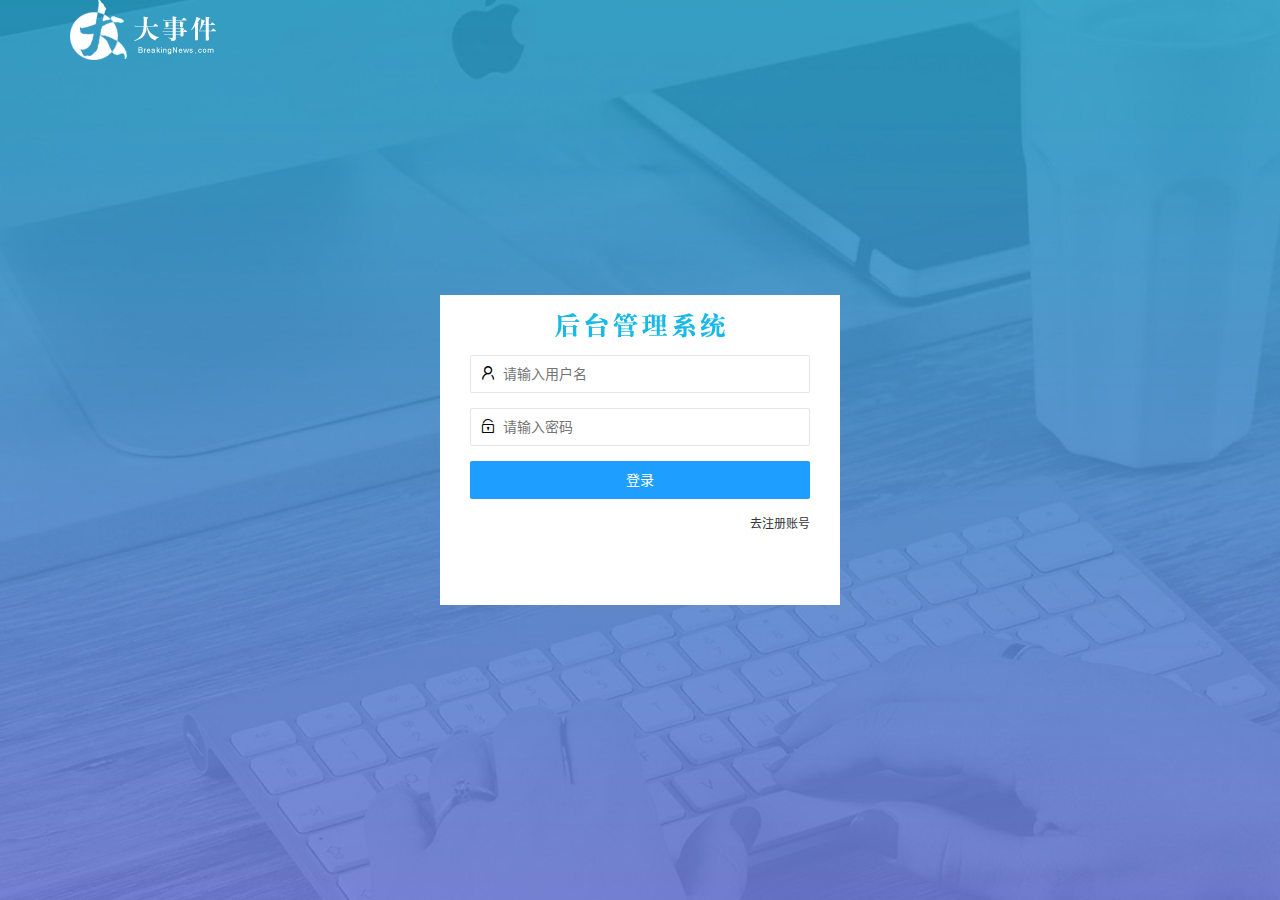
<file: login.html>
<!DOCTYPE html>
<html lang="zh-CN">

<head>
    <meta charset="UTF-8">
    <meta name="viewport"
        content="width=device-width, user-scalable=no, initial-scale=1.0, maximum-scale=1.0, minimum-scale=1.0">
    <meta http-equiv="X-UA-Compatible" content="ie=edge">
    <title>大事件-登录/注册</title>
    <!-- 导入LayUI的样式 -->
    <link rel="stylesheet" href="/assets/lib/layui/css/layui.css">
    <!-- 导入自定义CSS样式 -->
    <link rel="stylesheet" href="/assets/css/login.css">
</head>

<body>
    <!-- 头部的logo区域 -->
    <div class="layui-main">
        <img src="./assets/images/logo.png" alt="">
    </div>
    <!-- 登录注册区域 -->
    <div class="loginAndRegBox">
        <div class="title-box"></div>
        <!-- 登录的div -->
        <div class="login-box">
            <!-- 登录的表单 -->
            <form class="layui-form" id="form_login">
                <!-- 用户名 -->
                <div class="layui-form-item">
                    <i class="layui-icon layui-icon-username"></i>
                    <input type="text" name="username" lay-verify="required" placeholder="请输入用户名" autocomplete="off"
                        class="layui-input">
                </div>
                <!-- 密码 -->
                <div class="layui-form-item">
                    <i class="layui-icon layui-icon-password"></i>
                    <input type="password" name="password" lay-verify="required|pwd" placeholder="请输入密码"
                        autocomplete="off" class="layui-input">
                </div>
                <!-- 登录按钮 -->
                <div class="layui-form-item">
                    <button class="layui-btn layui-btn-fluid layui-btn-normal" lay-submit>登录</button>
                </div>
                <div class="layui-form-item links">
                    <a href="javascript:;" id="link_reg">去注册账号</a>
                </div>
            </form>

        </div>
        <!-- 注册的div -->
        <div class="reg-box">
            <!-- 登录的表单 -->
            <form class="layui-form" id="form_reg">
                <!-- 用户名 -->
                <div class="layui-form-item">
                    <i class="layui-icon layui-icon-username"></i>
                    <input type="text" name="username" required lay-verify="required" placeholder="请输入用户名"
                        autocomplete="off" class="layui-input">
                </div>
                <!-- 密码 -->
                <div class="layui-form-item">
                    <i class="layui-icon layui-icon-password"></i>
                    <input type="password" name="password" required lay-verify="required|pwd" placeholder="请输入密码"
                        autocomplete="off" class="layui-input">
                </div>
                <!-- 确认密码 -->
                <div class="layui-form-item">
                    <i class="layui-icon layui-icon-password"></i>
                    <input type="password" name="password" required lay-verify="required|pwd|repwd" placeholder="请输入密码"
                        autocomplete="off" class="layui-input">
                </div>
                <!-- 登录按钮 -->
                <div class="layui-form-item">
                    <button class="layui-btn layui-btn-fluid layui-btn-normal" lay-submit>注册</button>
                </div>
                <div class="layui-form-item links">
                    <a href="javascript:;" id="link_login">去登录</a>
                </div>
            </form>

        </div>
    </div>
</body>
<!-- 导入LayUI的JS文件 -->
<script src="/assets/lib/layui/layui.all.js"></script>
<!-- 导入jquer -->
<script src="/assets/lib/jquery.js"></script>
<!-- 导入baseAPI.js -->
<script src="/assets/js/baseAPI.js"></script>
<!-- 导入自己的JS -->
<script src="/assets/js/login.js"></script>

</html>
</file>
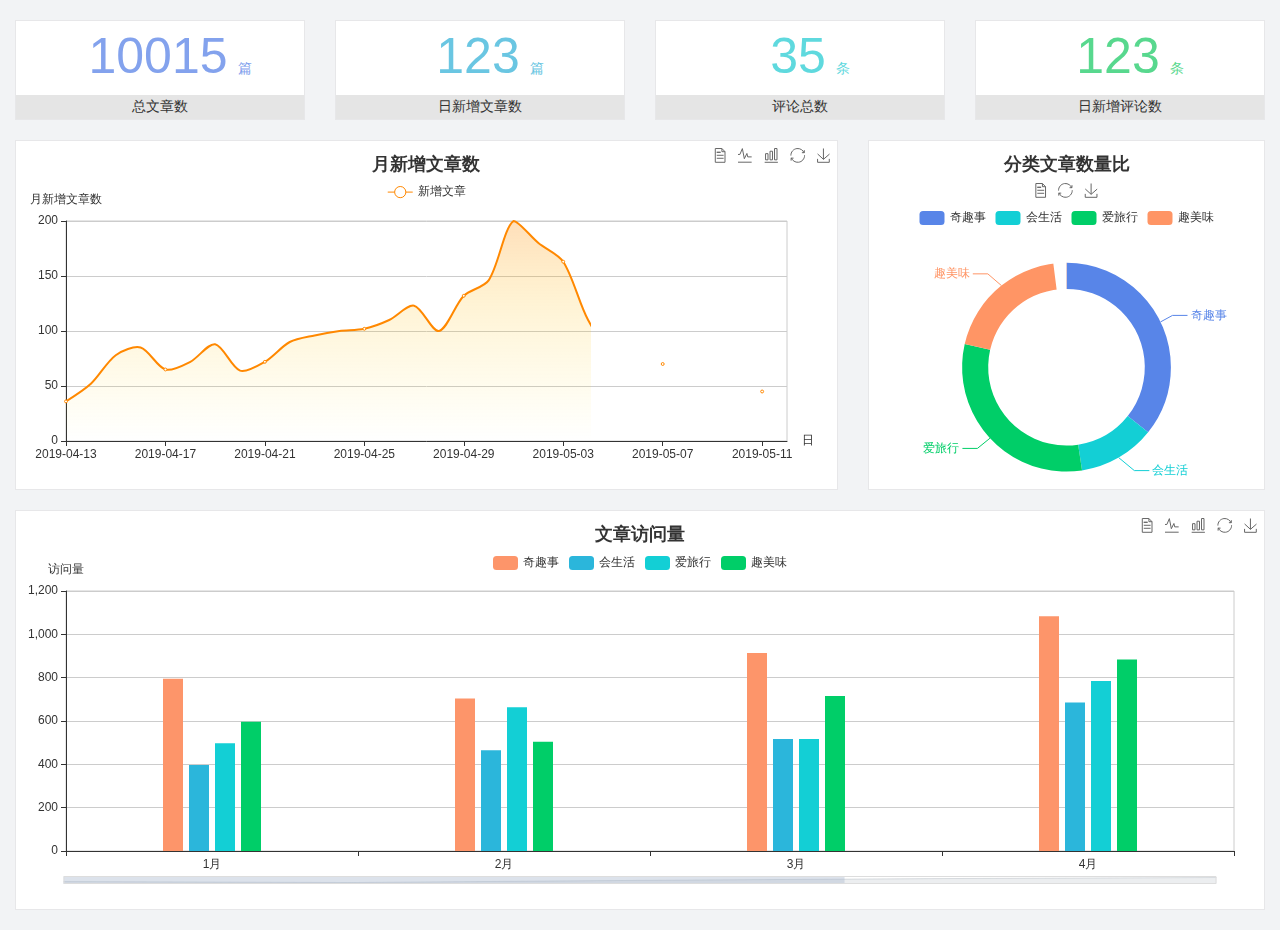
<file: home/dashboard.html>
<!DOCTYPE html>
<html lang="en">

<head>
  <meta charset="UTF-8">
  <meta name="viewport" content="width=device-width, initial-scale=1.0">
  <meta http-equiv="X-UA-Compatible" content="ie=edge">
  <title>图表统计</title>
  <link rel="stylesheet" href="../../assets/lib/bootstrap.css" />
  <link rel="stylesheet" href="../../assets/lib/main.css" />
  <script src="../../assets/lib/jquery.js"></script>
  <script type="text/javascript" src="../../assets/lib/echarts.min.js"></script>
</head>

<body>
  <div class="container-fluid">
    <div class="row spannel_list">
      <div class="col-sm-3 col-xs-6">
        <div class="spannel">
          <em>10015</em><span>篇</span>
          <b>总文章数</b>
        </div>
      </div>
      <div class="col-sm-3 col-xs-6">
        <div class="spannel scolor01">
          <em>123</em><span>篇</span>
          <b>日新增文章数</b>
        </div>
      </div>
      <div class="col-sm-3 col-xs-6">
        <div class="spannel scolor02">
          <em>35</em><span>条</span>
          <b>评论总数</b>
        </div>
      </div>
      <div class="col-sm-3 col-xs-6">
        <div class="spannel scolor03">
          <em>123</em><span>条</span>
          <b>日新增评论数</b>
        </div>
      </div>
    </div>
  </div>

  <div class="container-fluid">
    <div class="row curve-pie">
      <div class="col-lg-8 col-md-8">
        <div class="gragh_pannel" id="curve_show"></div>
      </div>
      <div class="col-lg-4 col-md-4">
        <div class="gragh_pannel" id="pie_show"></div>
      </div>
    </div>
  </div>

  <div class="container-fluid">
    <div class="column_pannel" id="column_show"></div>
  </div>

  <script>
    var oChart = echarts.init(document.getElementById('curve_show'));
    var aList_all = [
      { 'count': 36, 'date': '2019-04-13' },
      { 'count': 52, 'date': '2019-04-14' },
      { 'count': 78, 'date': '2019-04-15' },
      { 'count': 85, 'date': '2019-04-16' },
      { 'count': 65, 'date': '2019-04-17' },
      { 'count': 72, 'date': '2019-04-18' },
      { 'count': 88, 'date': '2019-04-19' },
      { 'count': 64, 'date': '2019-04-20' },
      { 'count': 72, 'date': '2019-04-21' },
      { 'count': 90, 'date': '2019-04-22' },
      { 'count': 96, 'date': '2019-04-23' },
      { 'count': 100, 'date': '2019-04-24' },
      { 'count': 102, 'date': '2019-04-25' },
      { 'count': 110, 'date': '2019-04-26' },
      { 'count': 123, 'date': '2019-04-27' },
      { 'count': 100, 'date': '2019-04-28' },
      { 'count': 132, 'date': '2019-04-29' },
      { 'count': 146, 'date': '2019-04-30' },
      { 'count': 200, 'date': '2019-05-01' },
      { 'count': 180, 'date': '2019-05-02' },
      { 'count': 163, 'date': '2019-05-03' },
      { 'count': 110, 'date': '2019-05-04' },
      { 'count': 80, 'date': '2019-05-05' },
      { 'count': 82, 'date': '2019-05-06' },
      { 'count': 70, 'date': '2019-05-07' },
      { 'count': 65, 'date': '2019-05-08' },
      { 'count': 54, 'date': '2019-05-09' },
      { 'count': 40, 'date': '2019-05-10' },
      { 'count': 45, 'date': '2019-05-11' },
      { 'count': 38, 'date': '2019-05-12' },
    ];

    let aCount = [];
    let aDate = [];

    for (var i = 0; i < aList_all.length; i++) {
      aCount.push(aList_all[i].count);
      aDate.push(aList_all[i].date);
    }

    var chartopt = {
      title: {
        text: '月新增文章数',
        left: 'center',
        top: '10'
      },
      tooltip: {
        trigger: 'axis'
      },
      legend: {
        data: ['新增文章'],
        top: '40'
      },
      toolbox: {
        show: true,
        feature: {
          mark: { show: true },
          dataView: { show: true, readOnly: false },
          magicType: { show: true, type: ['line', 'bar'] },
          restore: { show: true },
          saveAsImage: { show: true }
        }
      },
      calculable: true,
      xAxis: [
        {
          name: '日',
          type: 'category',
          boundaryGap: false,
          data: aDate
        }
      ],
      yAxis: [
        {
          name: '月新增文章数',
          type: 'value'
        }
      ],
      series: [
        {
          name: '新增文章',
          type: 'line',
          smooth: true,
          itemStyle: { normal: { areaStyle: { type: 'default' }, color: '#f80' }, lineStyle: { color: '#f80' } },
          data: aCount
        }],
      areaStyle: {
        normal: {
          color: new echarts.graphic.LinearGradient(0, 0, 0, 1, [{
            offset: 0,
            color: 'rgba(255,136,0,0.39)'
          }, {
            offset: .34,
            color: 'rgba(255,180,0,0.25)'
          }, {
            offset: 1,
            color: 'rgba(255,222,0,0.00)'
          }])

        }
      },
      grid: {
        show: true,
        x: 50,
        x2: 50,
        y: 80,
        height: 220
      }
    };

    oChart.setOption(chartopt);


    var oPie = echarts.init(document.getElementById('pie_show'));
    var oPieopt =
    {
      title: {
        top: 10,
        text: '分类文章数量比',
        x: 'center'
      },
      tooltip: {
        trigger: 'item',
        formatter: "{a} <br/>{b} : {c} ({d}%)"
      },
      color: ['#5885e8', '#13cfd5', '#00ce68', '#ff9565'],
      legend: {
        x: 'center',
        top: 65,
        data: ['奇趣事', '会生活', '爱旅行', '趣美味']
      },
      toolbox: {
        show: true,
        x: 'center',
        top: 35,
        feature: {
          mark: { show: true },
          dataView: { show: true, readOnly: false },
          magicType: {
            show: true,
            type: ['pie', 'funnel'],
            option: {
              funnel: {
                x: '25%',
                width: '50%',
                funnelAlign: 'left',
                max: 1548
              }
            }
          },
          restore: { show: true },
          saveAsImage: { show: true }
        }
      },
      calculable: true,
      series: [
        {
          name: '访问来源',
          type: 'pie',
          radius: ['45%', '60%'],
          center: ['50%', '65%'],
          data: [
            { value: 300, name: '奇趣事' },
            { value: 100, name: '会生活' },
            { value: 260, name: '爱旅行' },
            { value: 180, name: '趣美味' }
          ]
        }
      ]
    };
    oPie.setOption(oPieopt);



    var oColumn = this.echarts.init(document.getElementById('column_show'));
    var oColumnopt =
    {
      title: {
        text: '文章访问量',
        left: 'center',
        top: '10'
      },
      tooltip: {
        trigger: 'axis'
      },
      legend: {
        data: ['奇趣事', '会生活', '爱旅行', '趣美味'],
        top: '40'
      },
      toolbox: {
        show: true,
        feature: {
          mark: { show: true },
          dataView: { show: true, readOnly: false },
          magicType: { show: true, type: ['line', 'bar'] },
          restore: { show: true },
          saveAsImage: { show: true }
        }
      },
      calculable: true,
      xAxis: [
        {
          type: 'category',
          data: ['1月', '2月', '3月', '4月', '5月']
        }
      ],
      yAxis: [
        {
          name: '访问量',
          type: 'value'
        }
      ],
      series: [
        {
          name: '奇趣事',
          type: 'bar',
          barWidth: 20,
          itemStyle: {
            normal: { areaStyle: { type: 'default' }, color: '#fd956a' }
          },
          data: [800, 708, 920, 1090, 1200]
        },
        {
          name: '会生活',
          type: 'bar',
          barWidth: 20,
          itemStyle: {
            normal: { areaStyle: { type: 'default' }, color: '#2bb6db' }
          },
          data: [400, 468, 520, 690, 800]
        },
        {
          name: '爱旅行',
          type: 'bar',
          barWidth: 20,
          itemStyle: {
            normal: { areaStyle: { type: 'default' }, color: '#13cfd5' }
          },
          data: [500, 668, 520, 790, 900]
        },
        {
          name: '趣美味',
          type: 'bar',
          barWidth: 20,
          itemStyle: {
            normal: { areaStyle: { type: 'default' }, color: '#00ce68' }
          },
          data: [600, 508, 720, 890, 1000]
        }
      ],
      grid: {
        show: true,
        x: 50,
        x2: 30,
        y: 80,
        height: 260
      },
      dataZoom: [//给x轴设置滚动条
        {
          start: 0,//默认为0
          end: 100 - 1000 / 31,//默认为100
          type: 'slider',
          show: true,
          xAxisIndex: [0],
          handleSize: 0,//滑动条的 左右2个滑动条的大小
          height: 8,//组件高度
          left: 45, //左边的距离
          right: 50,//右边的距离
          bottom: 26,//右边的距离
          handleColor: '#ddd',//h滑动图标的颜色
          handleStyle: {
            borderColor: "#cacaca",
            borderWidth: "1",
            shadowBlur: 2,
            background: "#ddd",
            shadowColor: "#ddd",
          }
        }]
    };
    oColumn.setOption(oColumnopt);
  </script>
</body>

</html>
</file>
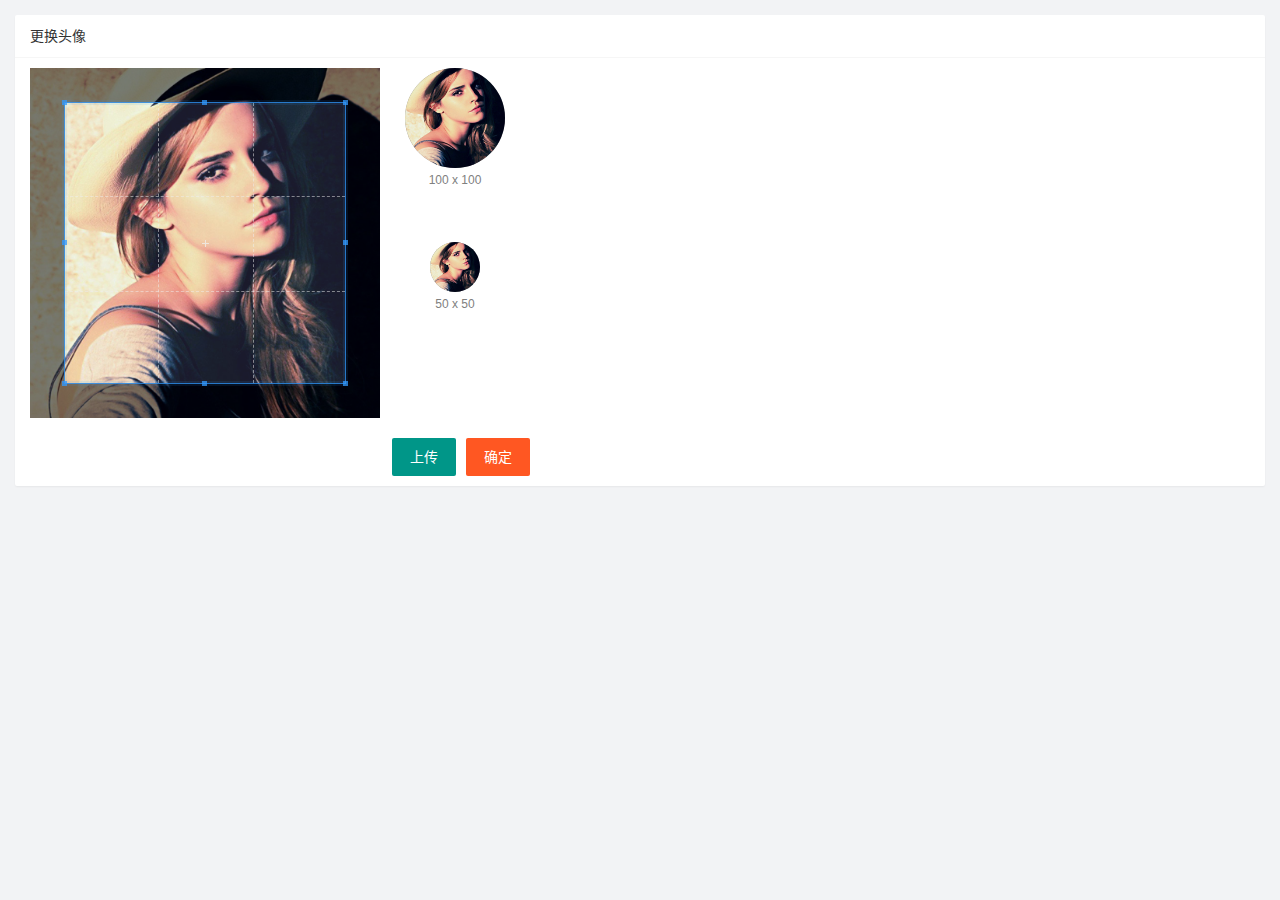
<file: user/user_avatar.html>
<!DOCTYPE html>
<html lang="zh-CN">

<head>
    <meta charset="UTF-8">
    <meta name="viewport"
        content="width=device-width, user-scalable=no, initial-scale=1.0, maximum-scale=1.0, minimum-scale=1.0">
    <meta http-equiv="X-UA-Compatible" content="ie=edge">
    <title>Document</title>
    <link rel="stylesheet" href="/assets/lib/layui/css/layui.css">
    <link rel="stylesheet" href="/assets/lib/cropper/cropper.css">
    <link rel="stylesheet" href="/assets/css/user/user_avatar.css">
</head>

<body>
    <div class="layui-card">
        <div class="layui-card-header">更换头像</div>
        <div class="layui-card-body">
            <!-- 第一行的图片裁剪和预览区域 -->
            <div class="row1">
                <!-- 图片裁剪区域 -->
                <div class="cropper-box">
                    <!-- 这个 img 标签很重要，将来会把它初始化为裁剪区域 -->
                    <img id="image" src="/assets/images/sample.jpg" />
                </div>
                <!-- 图片的预览区域 -->
                <div class="preview-box">
                    <div>
                        <!-- 宽高为 100px 的预览区域 -->
                        <div class="img-preview w100"></div>
                        <p class="size">100 x 100</p>
                    </div>
                    <div>
                        <!-- 宽高为 50px 的预览区域 -->
                        <div class="img-preview w50"></div>
                        <p class="size">50 x 50</p>
                    </div>
                </div>
            </div>

            <!-- 第二行的按钮区域 -->
            <div class="row2">
                <input type="file" id="file" accept="image/png,image/jpeg">
                <button type="button" class="layui-btn" id="btnChooseImage">上传</button>
                <button type="button" class="layui-btn layui-btn-danger" id="btnUpload">确定</button>
            </div>
        </div>
    </div>
</body>
<script src="/assets/lib/layui/layui.all.js"></script>
<script src="/assets/lib/jquery.js"></script>
<script src="/assets/lib/cropper/Cropper.js"></script>
<script src="/assets/lib/cropper/jquery-cropper.js"></script>
<script src="/assets/js/baseAPI.js"></script>
<script src="/assets/js/user/user_avatar.js"></script>

</html>
</file>
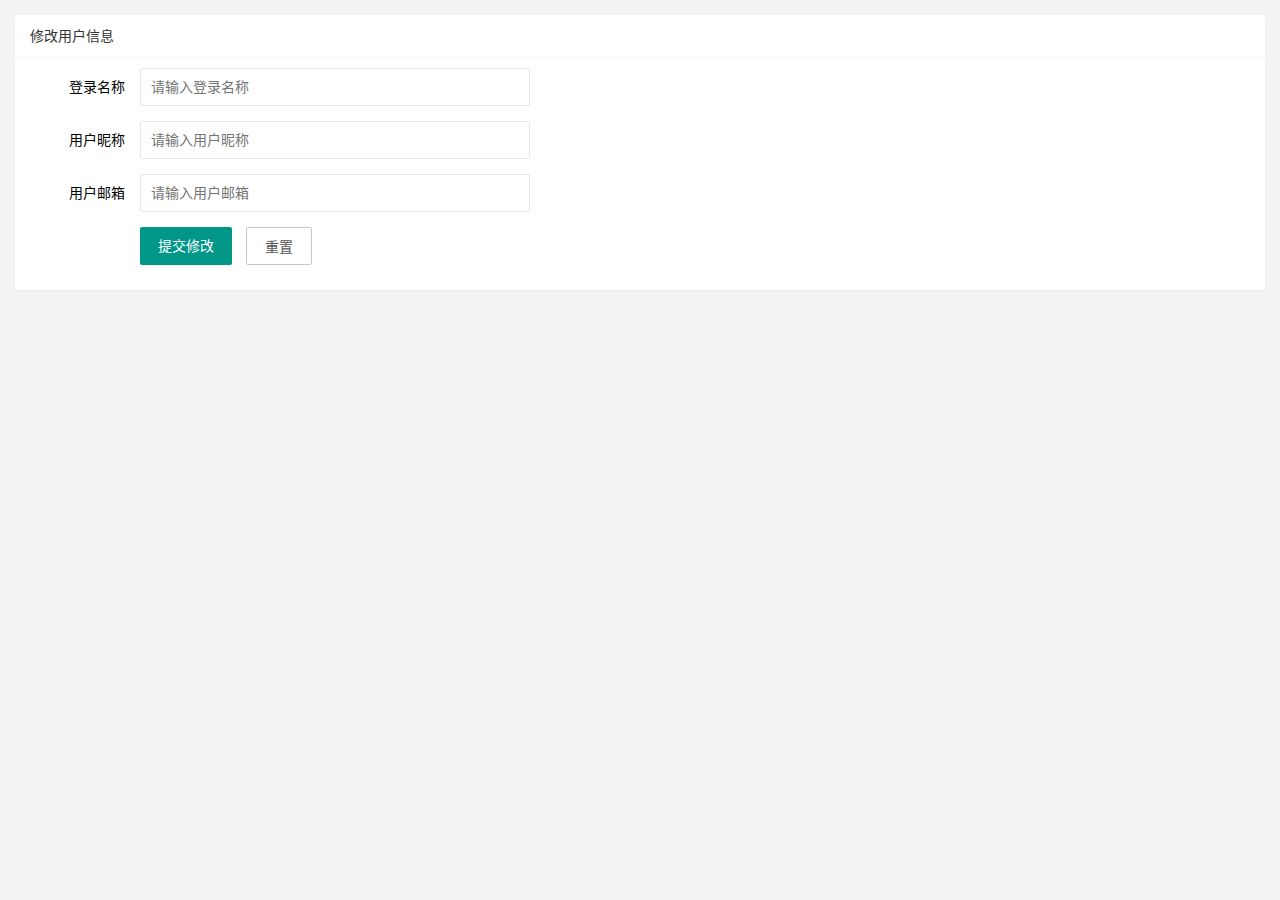
<file: user/user_info.html>
<!DOCTYPE html>
<html lang="zh-CN">

<head>
    <meta charset="UTF-8">
    <meta name="viewport"
        content="width=device-width, user-scalable=no, initial-scale=1.0, maximum-scale=1.0, minimum-scale=1.0">
    <meta http-equiv="X-UA-Compatible" content="ie=edge">
    <title>Document</title>
    <link rel="stylesheet" href="/assets/lib/layui/css/layui.css">
    <link rel="stylesheet" href="/assets/css/user/user_info.css">
</head>

<body>
    <div class="layui-card">
        <div class="layui-card-header">修改用户信息</div>
        <div class="layui-card-body">
            <form class="layui-form" lay-filter='forUserInfo'>
                <input type="hidden" name="id" />
                <div class="layui-form-item">
                    <label class="layui-form-label">登录名称</label>
                    <div class="layui-input-block">
                        <input type="text" name="username" required lay-verify="required" placeholder="请输入登录名称"
                            autocomplete="off" class="layui-input" readonly>
                    </div>
                </div>
                <div class="layui-form-item">
                    <label class="layui-form-label">用户昵称</label>
                    <div class="layui-input-block">
                        <input type="text" name="nickname" required lay-verify="required|nickname" placeholder="请输入用户昵称"
                            autocomplete="off" class="layui-input">
                    </div>
                </div>
                <div class="layui-form-item">
                    <label class="layui-form-label">用户邮箱</label>
                    <div class="layui-input-block">
                        <input type="text" name="email" required lay-verify="required|email" placeholder="请输入用户邮箱"
                            autocomplete="off" class="layui-input">
                    </div>
                </div>
                <div class="layui-form-item">
                    <div class="layui-input-block">
                        <button class="layui-btn" lay-submit lay-filter="*">提交修改</button>
                        <button type="reset" class="layui-btn layui-btn-primary" id="btnReset">重置</button>
                    </div>
                </div>
            </form>

        </div>
    </div>

</body>
<script src="/assets/lib/layui/layui.all.js"></script>
<script src="/assets/lib/jquery.js"></script>
<script src="/assets/js/baseAPI.js"></script>
<script src="/assets/js/user/user_info.js"></script>

</html>
</file>
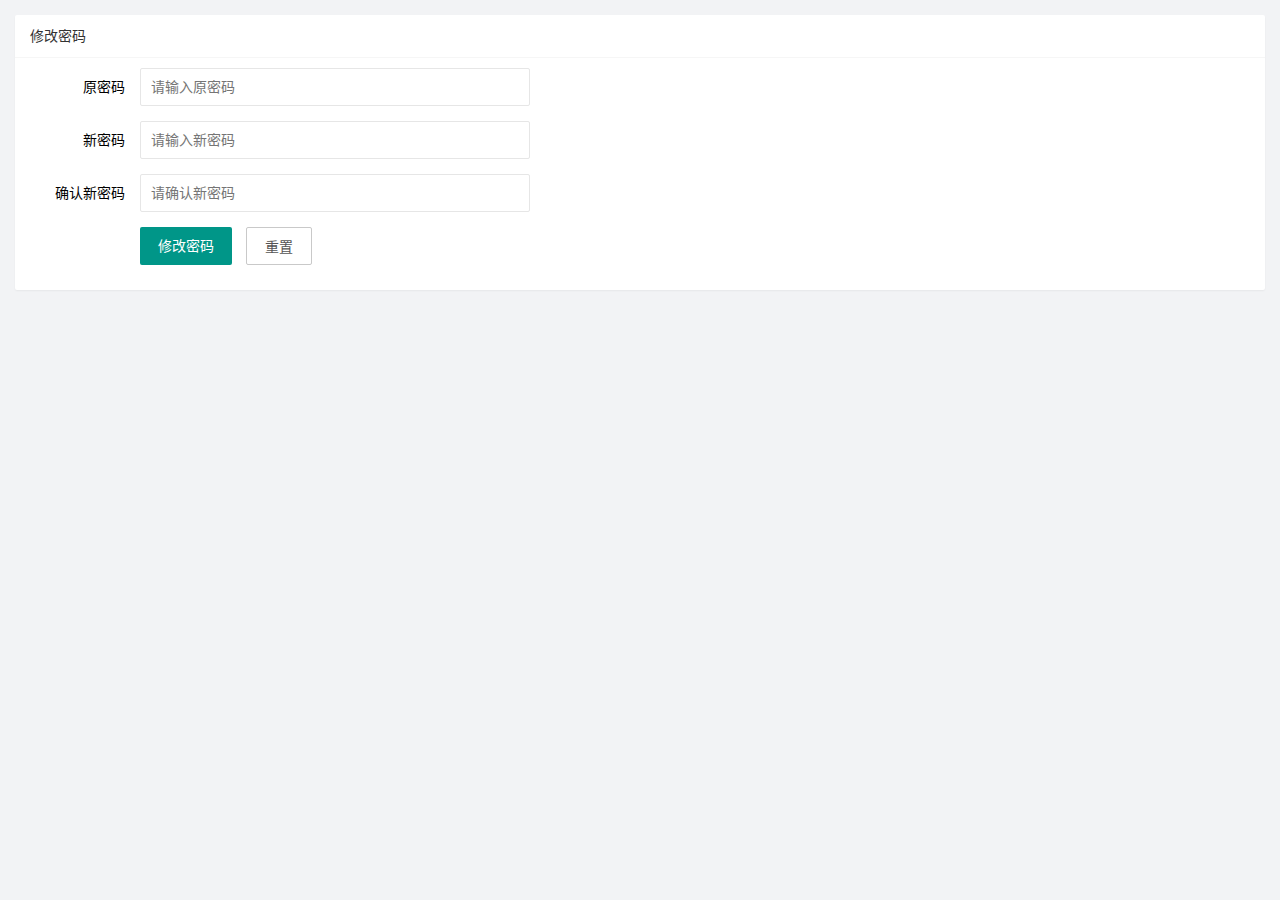
<file: user/user_pwd.html>
<!DOCTYPE html>
<html lang="zh-CN">

<head>
    <meta charset="UTF-8">
    <meta name="viewport"
        content="width=device-width, user-scalable=no, initial-scale=1.0, maximum-scale=1.0, minimum-scale=1.0">
    <meta http-equiv="X-UA-Compatible" content="ie=edge">
    <title>Document</title>
    <link rel="stylesheet" href="/assets/lib/layui/css/layui.css">
    <link rel="stylesheet" href="/assets/css/user/user_pwd.css">
</head>

<body>
    <div class="layui-card">
        <div class="layui-card-header">修改密码</div>
        <div class="layui-card-body">
            <form class="layui-form">
                <div class="layui-form-item">
                    <label class="layui-form-label">原密码</label>
                    <div class="layui-input-block">
                        <input type="password" name="oldPwd" required lay-verify="required|pwd" placeholder="请输入原密码"
                            autocomplete="off" class="layui-input">
                    </div>
                </div>
                <div class="layui-form-item">
                    <label class="layui-form-label">新密码</label>
                    <div class="layui-input-block">
                        <input type="password" name="newPwd" required lay-verify="required|pwd|samePwd"
                            placeholder="请输入新密码" autocomplete="off" class="layui-input">
                    </div>
                </div>
                <div class="layui-form-item">
                    <label class="layui-form-label">确认新密码</label>
                    <div class="layui-input-block">
                        <input type="password" name="rePwd" required lay-verify="required|pwd|rePwd"
                            placeholder="请确认新密码" autocomplete="off" class="layui-input">
                    </div>
                </div>
                <div class="layui-form-item">
                    <div class="layui-input-block">
                        <button class="layui-btn" lay-submit lay-filter="*">修改密码</button>
                        <button type="reset" class="layui-btn layui-btn-primary">重置</button>
                    </div>
                </div>
            </form>

        </div>
    </div>
</body>
<script src="/assets/lib/layui/layui.all.js"></script>
<script src="/assets/lib/jquery.js"></script>
<script src="/assets/js/baseAPI.js"></script>
<script src="/assets/js/user/user_pwd.js"></script>

</html>
</file>
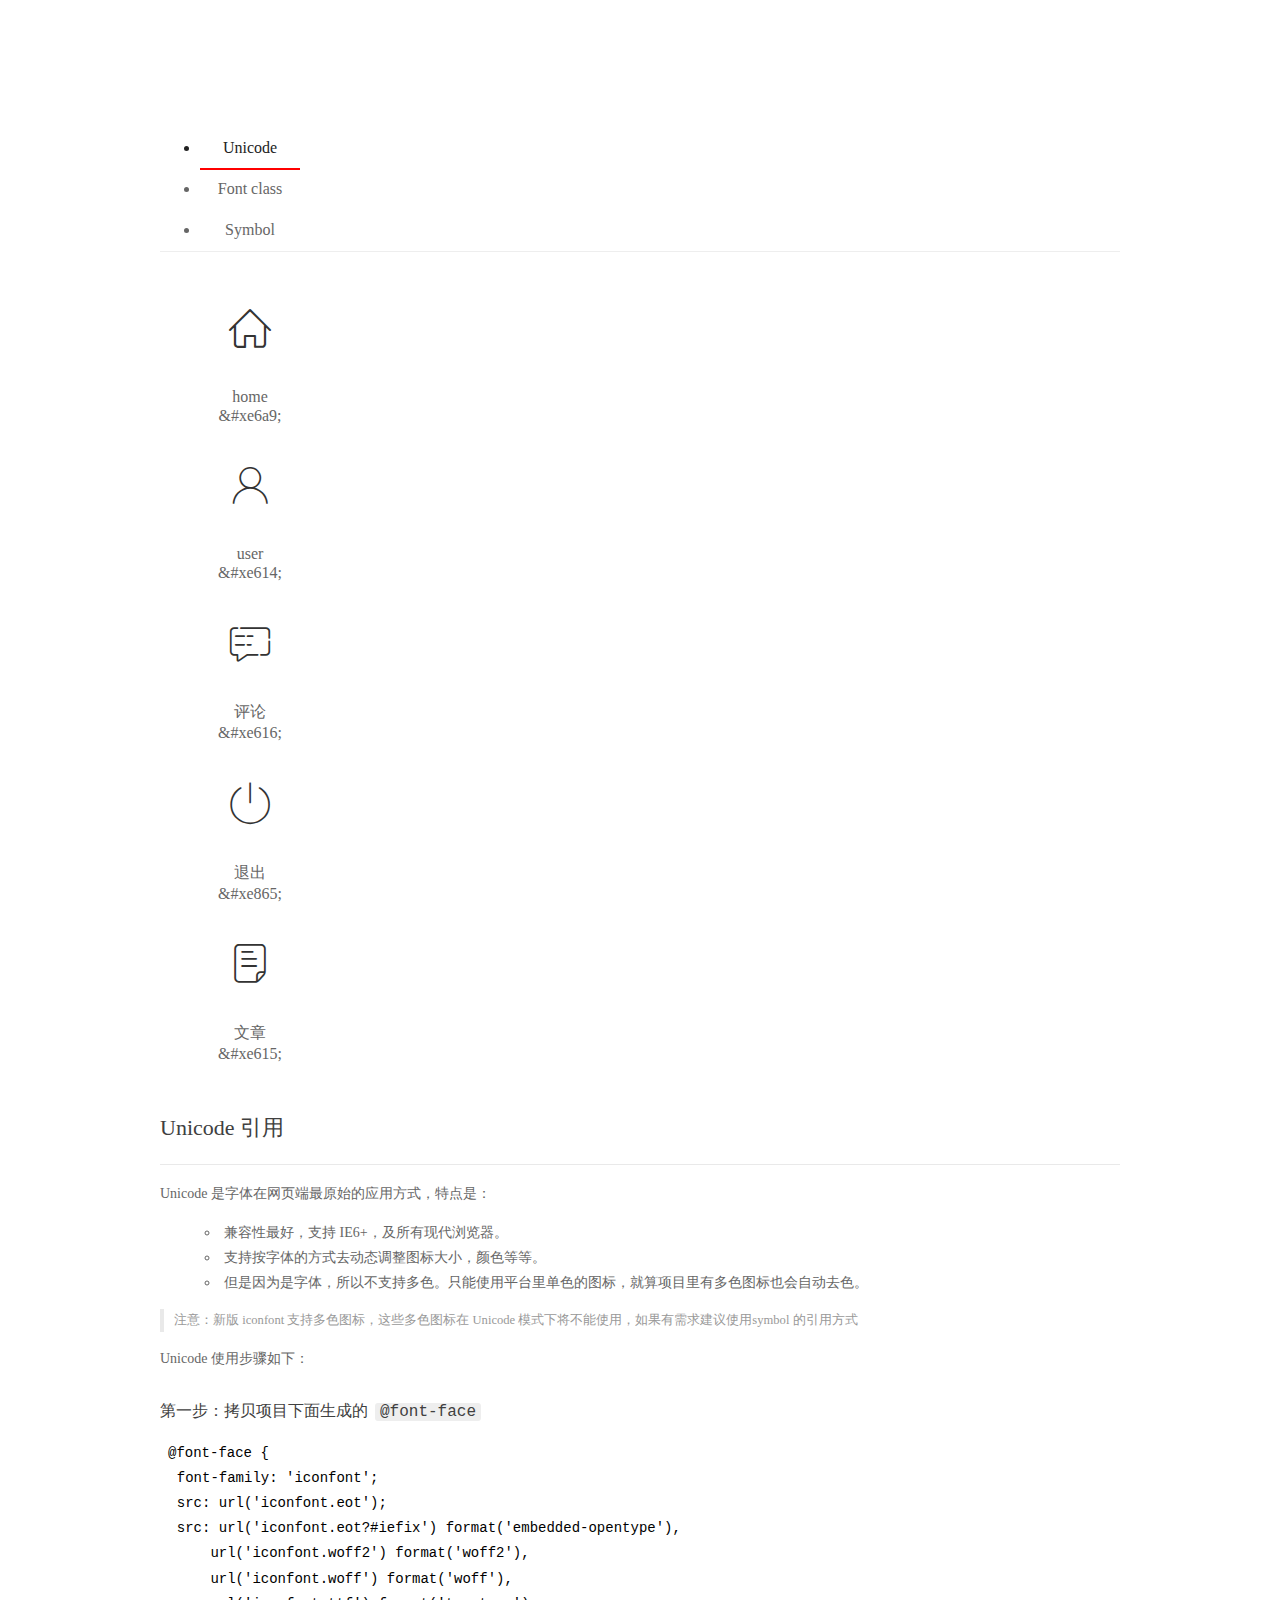
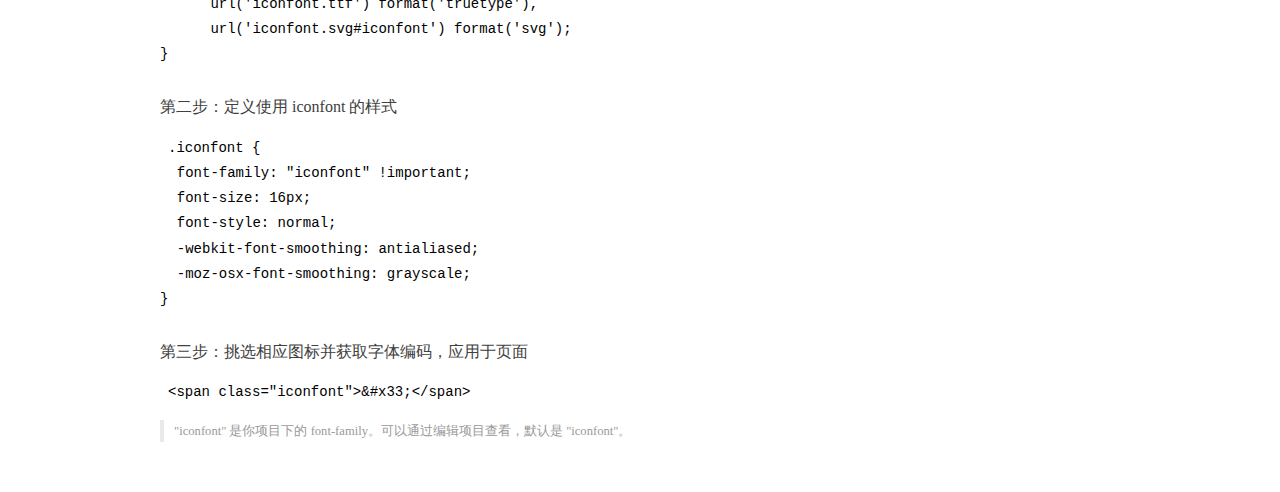
<file: assets/fonts/demo_index.html>
<!DOCTYPE html>
<html>
<head>
  <meta charset="utf-8"/>
  <title>IconFont Demo</title>
  <link rel="shortcut icon" href="https://gtms04.alicdn.com/tps/i4/TB1_oz6GVXXXXaFXpXXJDFnIXXX-64-64.ico" type="image/x-icon"/>
  <link rel="stylesheet" href="https://g.alicdn.com/thx/cube/1.3.2/cube.min.css">
  <link rel="stylesheet" href="demo.css">
  <link rel="stylesheet" href="iconfont.css">
  <script src="iconfont.js"></script>
  <!-- jQuery -->
  <script src="https://a1.alicdn.com/oss/uploads/2018/12/26/7bfddb60-08e8-11e9-9b04-53e73bb6408b.js"></script>
  <!-- 代码高亮 -->
  <script src="https://a1.alicdn.com/oss/uploads/2018/12/26/a3f714d0-08e6-11e9-8a15-ebf944d7534c.js"></script>
</head>
<body>
  <div class="main">
    <h1 class="logo"><a href="https://www.iconfont.cn/" title="iconfont 首页" target="_blank">&#xe86b;</a></h1>
    <div class="nav-tabs">
      <ul id="tabs" class="dib-box">
        <li class="dib active"><span>Unicode</span></li>
        <li class="dib"><span>Font class</span></li>
        <li class="dib"><span>Symbol</span></li>
      </ul>
      
    </div>
    <div class="tab-container">
      <div class="content unicode" style="display: block;">
          <ul class="icon_lists dib-box">
          
            <li class="dib">
              <span class="icon iconfont">&#xe6a9;</span>
                <div class="name">home</div>
                <div class="code-name">&amp;#xe6a9;</div>
              </li>
          
            <li class="dib">
              <span class="icon iconfont">&#xe614;</span>
                <div class="name">user</div>
                <div class="code-name">&amp;#xe614;</div>
              </li>
          
            <li class="dib">
              <span class="icon iconfont">&#xe616;</span>
                <div class="name">评论</div>
                <div class="code-name">&amp;#xe616;</div>
              </li>
          
            <li class="dib">
              <span class="icon iconfont">&#xe865;</span>
                <div class="name">退出</div>
                <div class="code-name">&amp;#xe865;</div>
              </li>
          
            <li class="dib">
              <span class="icon iconfont">&#xe615;</span>
                <div class="name">文章</div>
                <div class="code-name">&amp;#xe615;</div>
              </li>
          
          </ul>
          <div class="article markdown">
          <h2 id="unicode-">Unicode 引用</h2>
          <hr>

          <p>Unicode 是字体在网页端最原始的应用方式，特点是：</p>
          <ul>
            <li>兼容性最好，支持 IE6+，及所有现代浏览器。</li>
            <li>支持按字体的方式去动态调整图标大小，颜色等等。</li>
            <li>但是因为是字体，所以不支持多色。只能使用平台里单色的图标，就算项目里有多色图标也会自动去色。</li>
          </ul>
          <blockquote>
            <p>注意：新版 iconfont 支持多色图标，这些多色图标在 Unicode 模式下将不能使用，如果有需求建议使用symbol 的引用方式</p>
          </blockquote>
          <p>Unicode 使用步骤如下：</p>
          <h3 id="-font-face">第一步：拷贝项目下面生成的 <code>@font-face</code></h3>
<pre><code class="language-css"
>@font-face {
  font-family: 'iconfont';
  src: url('iconfont.eot');
  src: url('iconfont.eot?#iefix') format('embedded-opentype'),
      url('iconfont.woff2') format('woff2'),
      url('iconfont.woff') format('woff'),
      url('iconfont.ttf') format('truetype'),
      url('iconfont.svg#iconfont') format('svg');
}
</code></pre>
          <h3 id="-iconfont-">第二步：定义使用 iconfont 的样式</h3>
<pre><code class="language-css"
>.iconfont {
  font-family: "iconfont" !important;
  font-size: 16px;
  font-style: normal;
  -webkit-font-smoothing: antialiased;
  -moz-osx-font-smoothing: grayscale;
}
</code></pre>
          <h3 id="-">第三步：挑选相应图标并获取字体编码，应用于页面</h3>
<pre>
<code class="language-html"
>&lt;span class="iconfont"&gt;&amp;#x33;&lt;/span&gt;
</code></pre>
          <blockquote>
            <p>"iconfont" 是你项目下的 font-family。可以通过编辑项目查看，默认是 "iconfont"。</p>
          </blockquote>
          </div>
      </div>
      <div class="content font-class">
        <ul class="icon_lists dib-box">
          
          <li class="dib">
            <span class="icon iconfont icon-home"></span>
            <div class="name">
              home
            </div>
            <div class="code-name">.icon-home
            </div>
          </li>
          
          <li class="dib">
            <span class="icon iconfont icon-user"></span>
            <div class="name">
              user
            </div>
            <div class="code-name">.icon-user
            </div>
          </li>
          
          <li class="dib">
            <span class="icon iconfont icon-pinglun"></span>
            <div class="name">
              评论
            </div>
            <div class="code-name">.icon-pinglun
            </div>
          </li>
          
          <li class="dib">
            <span class="icon iconfont icon-tuichu"></span>
            <div class="name">
              退出
            </div>
            <div class="code-name">.icon-tuichu
            </div>
          </li>
          
          <li class="dib">
            <span class="icon iconfont icon-16"></span>
            <div class="name">
              文章
            </div>
            <div class="code-name">.icon-16
            </div>
          </li>
          
        </ul>
        <div class="article markdown">
        <h2 id="font-class-">font-class 引用</h2>
        <hr>

        <p>font-class 是 Unicode 使用方式的一种变种，主要是解决 Unicode 书写不直观，语意不明确的问题。</p>
        <p>与 Unicode 使用方式相比，具有如下特点：</p>
        <ul>
          <li>兼容性良好，支持 IE8+，及所有现代浏览器。</li>
          <li>相比于 Unicode 语意明确，书写更直观。可以很容易分辨这个 icon 是什么。</li>
          <li>因为使用 class 来定义图标，所以当要替换图标时，只需要修改 class 里面的 Unicode 引用。</li>
          <li>不过因为本质上还是使用的字体，所以多色图标还是不支持的。</li>
        </ul>
        <p>使用步骤如下：</p>
        <h3 id="-fontclass-">第一步：引入项目下面生成的 fontclass 代码：</h3>
<pre><code class="language-html">&lt;link rel="stylesheet" href="./iconfont.css"&gt;
</code></pre>
        <h3 id="-">第二步：挑选相应图标并获取类名，应用于页面：</h3>
<pre><code class="language-html">&lt;span class="iconfont icon-xxx"&gt;&lt;/span&gt;
</code></pre>
        <blockquote>
          <p>"
            iconfont" 是你项目下的 font-family。可以通过编辑项目查看，默认是 "iconfont"。</p>
        </blockquote>
      </div>
      </div>
      <div class="content symbol">
          <ul class="icon_lists dib-box">
          
            <li class="dib">
                <svg class="icon svg-icon" aria-hidden="true">
                  <use xlink:href="#icon-home"></use>
                </svg>
                <div class="name">home</div>
                <div class="code-name">#icon-home</div>
            </li>
          
            <li class="dib">
                <svg class="icon svg-icon" aria-hidden="true">
                  <use xlink:href="#icon-user"></use>
                </svg>
                <div class="name">user</div>
                <div class="code-name">#icon-user</div>
            </li>
          
            <li class="dib">
                <svg class="icon svg-icon" aria-hidden="true">
                  <use xlink:href="#icon-pinglun"></use>
                </svg>
                <div class="name">评论</div>
                <div class="code-name">#icon-pinglun</div>
            </li>
          
            <li class="dib">
                <svg class="icon svg-icon" aria-hidden="true">
                  <use xlink:href="#icon-tuichu"></use>
                </svg>
                <div class="name">退出</div>
                <div class="code-name">#icon-tuichu</div>
            </li>
          
            <li class="dib">
                <svg class="icon svg-icon" aria-hidden="true">
                  <use xlink:href="#icon-16"></use>
                </svg>
                <div class="name">文章</div>
                <div class="code-name">#icon-16</div>
            </li>
          
          </ul>
          <div class="article markdown">
          <h2 id="symbol-">Symbol 引用</h2>
          <hr>

          <p>这是一种全新的使用方式，应该说这才是未来的主流，也是平台目前推荐的用法。相关介绍可以参考这篇<a href="">文章</a>
            这种用法其实是做了一个 SVG 的集合，与另外两种相比具有如下特点：</p>
          <ul>
            <li>支持多色图标了，不再受单色限制。</li>
            <li>通过一些技巧，支持像字体那样，通过 <code>font-size</code>, <code>color</code> 来调整样式。</li>
            <li>兼容性较差，支持 IE9+，及现代浏览器。</li>
            <li>浏览器渲染 SVG 的性能一般，还不如 png。</li>
          </ul>
          <p>使用步骤如下：</p>
          <h3 id="-symbol-">第一步：引入项目下面生成的 symbol 代码：</h3>
<pre><code class="language-html">&lt;script src="./iconfont.js"&gt;&lt;/script&gt;
</code></pre>
          <h3 id="-css-">第二步：加入通用 CSS 代码（引入一次就行）：</h3>
<pre><code class="language-html">&lt;style&gt;
.icon {
  width: 1em;
  height: 1em;
  vertical-align: -0.15em;
  fill: currentColor;
  overflow: hidden;
}
&lt;/style&gt;
</code></pre>
          <h3 id="-">第三步：挑选相应图标并获取类名，应用于页面：</h3>
<pre><code class="language-html">&lt;svg class="icon" aria-hidden="true"&gt;
  &lt;use xlink:href="#icon-xxx"&gt;&lt;/use&gt;
&lt;/svg&gt;
</code></pre>
          </div>
      </div>

    </div>
  </div>
  <script>
  $(document).ready(function () {
      $('.tab-container .content:first').show()

      $('#tabs li').click(function (e) {
        var tabContent = $('.tab-container .content')
        var index = $(this).index()

        if ($(this).hasClass('active')) {
          return
        } else {
          $('#tabs li').removeClass('active')
          $(this).addClass('active')

          tabContent.hide().eq(index).fadeIn()
        }
      })
    })
  </script>
</body>
</html>
</file>
<file: assets/lib/layui/css/layui.css>
/** layui-v2.5.5 MIT License By https://www.layui.com */
 .layui-inline,img{display:inline-block;vertical-align:middle}h1,h2,h3,h4,h5,h6{font-weight:400}.layui-edge,.layui-header,.layui-inline,.layui-main{position:relative}.layui-body,.layui-edge,.layui-elip{overflow:hidden}.layui-btn,.layui-edge,.layui-inline,img{vertical-align:middle}.layui-btn,.layui-disabled,.layui-icon,.layui-unselect{-moz-user-select:none;-webkit-user-select:none;-ms-user-select:none}.layui-elip,.layui-form-checkbox span,.layui-form-pane .layui-form-label{text-overflow:ellipsis;white-space:nowrap}.layui-breadcrumb,.layui-tree-btnGroup{visibility:hidden}blockquote,body,button,dd,div,dl,dt,form,h1,h2,h3,h4,h5,h6,input,li,ol,p,pre,td,textarea,th,ul{margin:0;padding:0;-webkit-tap-highlight-color:rgba(0,0,0,0)}a:active,a:hover{outline:0}img{border:none}li{list-style:none}table{border-collapse:collapse;border-spacing:0}h4,h5,h6{font-size:100%}button,input,optgroup,option,select,textarea{font-family:inherit;font-size:inherit;font-style:inherit;font-weight:inherit;outline:0}pre{white-space:pre-wrap;white-space:-moz-pre-wrap;white-space:-pre-wrap;white-space:-o-pre-wrap;word-wrap:break-word}body{line-height:24px;font:14px Helvetica Neue,Helvetica,PingFang SC,Tahoma,Arial,sans-serif}hr{height:1px;margin:10px 0;border:0;clear:both}a{color:#333;text-decoration:none}a:hover{color:#777}a cite{font-style:normal;*cursor:pointer}.layui-border-box,.layui-border-box *{box-sizing:border-box}.layui-box,.layui-box *{box-sizing:content-box}.layui-clear{clear:both;*zoom:1}.layui-clear:after{content:'\20';clear:both;*zoom:1;display:block;height:0}.layui-inline{*display:inline;*zoom:1}.layui-edge{display:inline-block;width:0;height:0;border-width:6px;border-style:dashed;border-color:transparent}.layui-edge-top{top:-4px;border-bottom-color:#999;border-bottom-style:solid}.layui-edge-right{border-left-color:#999;border-left-style:solid}.layui-edge-bottom{top:2px;border-top-color:#999;border-top-style:solid}.layui-edge-left{border-right-color:#999;border-right-style:solid}.layui-disabled,.layui-disabled:hover{color:#d2d2d2!important;cursor:not-allowed!important}.layui-circle{border-radius:100%}.layui-show{display:block!important}.layui-hide{display:none!important}@font-face{font-family:layui-icon;src:url(../font/iconfont.eot?v=250);src:url(../font/iconfont.eot?v=250#iefix) format('embedded-opentype'),url(../font/iconfont.woff2?v=250) format('woff2'),url(../font/iconfont.woff?v=250) format('woff'),url(../font/iconfont.ttf?v=250) format('truetype'),url(../font/iconfont.svg?v=250#layui-icon) format('svg')}.layui-icon{font-family:layui-icon!important;font-size:16px;font-style:normal;-webkit-font-smoothing:antialiased;-moz-osx-font-smoothing:grayscale}.layui-icon-reply-fill:before{content:"\e611"}.layui-icon-set-fill:before{content:"\e614"}.layui-icon-menu-fill:before{content:"\e60f"}.layui-icon-search:before{content:"\e615"}.layui-icon-share:before{content:"\e641"}.layui-icon-set-sm:before{content:"\e620"}.layui-icon-engine:before{content:"\e628"}.layui-icon-close:before{content:"\1006"}.layui-icon-close-fill:before{content:"\1007"}.layui-icon-chart-screen:before{content:"\e629"}.layui-icon-star:before{content:"\e600"}.layui-icon-circle-dot:before{content:"\e617"}.layui-icon-chat:before{content:"\e606"}.layui-icon-release:before{content:"\e609"}.layui-icon-list:before{content:"\e60a"}.layui-icon-chart:before{content:"\e62c"}.layui-icon-ok-circle:before{content:"\1005"}.layui-icon-layim-theme:before{content:"\e61b"}.layui-icon-table:before{content:"\e62d"}.layui-icon-right:before{content:"\e602"}.layui-icon-left:before{content:"\e603"}.layui-icon-cart-simple:before{content:"\e698"}.layui-icon-face-cry:before{content:"\e69c"}.layui-icon-face-smile:before{content:"\e6af"}.layui-icon-survey:before{content:"\e6b2"}.layui-icon-tree:before{content:"\e62e"}.layui-icon-upload-circle:before{content:"\e62f"}.layui-icon-add-circle:before{content:"\e61f"}.layui-icon-download-circle:before{content:"\e601"}.layui-icon-templeate-1:before{content:"\e630"}.layui-icon-util:before{content:"\e631"}.layui-icon-face-surprised:before{content:"\e664"}.layui-icon-edit:before{content:"\e642"}.layui-icon-speaker:before{content:"\e645"}.layui-icon-down:before{content:"\e61a"}.layui-icon-file:before{content:"\e621"}.layui-icon-layouts:before{content:"\e632"}.layui-icon-rate-half:before{content:"\e6c9"}.layui-icon-add-circle-fine:before{content:"\e608"}.layui-icon-prev-circle:before{content:"\e633"}.layui-icon-read:before{content:"\e705"}.layui-icon-404:before{content:"\e61c"}.layui-icon-carousel:before{content:"\e634"}.layui-icon-help:before{content:"\e607"}.layui-icon-code-circle:before{content:"\e635"}.layui-icon-water:before{content:"\e636"}.layui-icon-username:before{content:"\e66f"}.layui-icon-find-fill:before{content:"\e670"}.layui-icon-about:before{content:"\e60b"}.layui-icon-location:before{content:"\e715"}.layui-icon-up:before{content:"\e619"}.layui-icon-pause:before{content:"\e651"}.layui-icon-date:before{content:"\e637"}.layui-icon-layim-uploadfile:before{content:"\e61d"}.layui-icon-delete:before{content:"\e640"}.layui-icon-play:before{content:"\e652"}.layui-icon-top:before{content:"\e604"}.layui-icon-friends:before{content:"\e612"}.layui-icon-refresh-3:before{content:"\e9aa"}.layui-icon-ok:before{content:"\e605"}.layui-icon-layer:before{content:"\e638"}.layui-icon-face-smile-fine:before{content:"\e60c"}.layui-icon-dollar:before{content:"\e659"}.layui-icon-group:before{content:"\e613"}.layui-icon-layim-download:before{content:"\e61e"}.layui-icon-picture-fine:before{content:"\e60d"}.layui-icon-link:before{content:"\e64c"}.layui-icon-diamond:before{content:"\e735"}.layui-icon-log:before{content:"\e60e"}.layui-icon-rate-solid:before{content:"\e67a"}.layui-icon-fonts-del:before{content:"\e64f"}.layui-icon-unlink:before{content:"\e64d"}.layui-icon-fonts-clear:before{content:"\e639"}.layui-icon-triangle-r:before{content:"\e623"}.layui-icon-circle:before{content:"\e63f"}.layui-icon-radio:before{content:"\e643"}.layui-icon-align-center:before{content:"\e647"}.layui-icon-align-right:before{content:"\e648"}.layui-icon-align-left:before{content:"\e649"}.layui-icon-loading-1:before{content:"\e63e"}.layui-icon-return:before{content:"\e65c"}.layui-icon-fonts-strong:before{content:"\e62b"}.layui-icon-upload:before{content:"\e67c"}.layui-icon-dialogue:before{content:"\e63a"}.layui-icon-video:before{content:"\e6ed"}.layui-icon-headset:before{content:"\e6fc"}.layui-icon-cellphone-fine:before{content:"\e63b"}.layui-icon-add-1:before{content:"\e654"}.layui-icon-face-smile-b:before{content:"\e650"}.layui-icon-fonts-html:before{content:"\e64b"}.layui-icon-form:before{content:"\e63c"}.layui-icon-cart:before{content:"\e657"}.layui-icon-camera-fill:before{content:"\e65d"}.layui-icon-tabs:before{content:"\e62a"}.layui-icon-fonts-code:before{content:"\e64e"}.layui-icon-fire:before{content:"\e756"}.layui-icon-set:before{content:"\e716"}.layui-icon-fonts-u:before{content:"\e646"}.layui-icon-triangle-d:before{content:"\e625"}.layui-icon-tips:before{content:"\e702"}.layui-icon-picture:before{content:"\e64a"}.layui-icon-more-vertical:before{content:"\e671"}.layui-icon-flag:before{content:"\e66c"}.layui-icon-loading:before{content:"\e63d"}.layui-icon-fonts-i:before{content:"\e644"}.layui-icon-refresh-1:before{content:"\e666"}.layui-icon-rmb:before{content:"\e65e"}.layui-icon-home:before{content:"\e68e"}.layui-icon-user:before{content:"\e770"}.layui-icon-notice:before{content:"\e667"}.layui-icon-login-weibo:before{content:"\e675"}.layui-icon-voice:before{content:"\e688"}.layui-icon-upload-drag:before{content:"\e681"}.layui-icon-login-qq:before{content:"\e676"}.layui-icon-snowflake:before{content:"\e6b1"}.layui-icon-file-b:before{content:"\e655"}.layui-icon-template:before{content:"\e663"}.layui-icon-auz:before{content:"\e672"}.layui-icon-console:before{content:"\e665"}.layui-icon-app:before{content:"\e653"}.layui-icon-prev:before{content:"\e65a"}.layui-icon-website:before{content:"\e7ae"}.layui-icon-next:before{content:"\e65b"}.layui-icon-component:before{content:"\e857"}.layui-icon-more:before{content:"\e65f"}.layui-icon-login-wechat:before{content:"\e677"}.layui-icon-shrink-right:before{content:"\e668"}.layui-icon-spread-left:before{content:"\e66b"}.layui-icon-camera:before{content:"\e660"}.layui-icon-note:before{content:"\e66e"}.layui-icon-refresh:before{content:"\e669"}.layui-icon-female:before{content:"\e661"}.layui-icon-male:before{content:"\e662"}.layui-icon-password:before{content:"\e673"}.layui-icon-senior:before{content:"\e674"}.layui-icon-theme:before{content:"\e66a"}.layui-icon-tread:before{content:"\e6c5"}.layui-icon-praise:before{content:"\e6c6"}.layui-icon-star-fill:before{content:"\e658"}.layui-icon-rate:before{content:"\e67b"}.layui-icon-template-1:before{content:"\e656"}.layui-icon-vercode:before{content:"\e679"}.layui-icon-cellphone:before{content:"\e678"}.layui-icon-screen-full:before{content:"\e622"}.layui-icon-screen-restore:before{content:"\e758"}.layui-icon-cols:before{content:"\e610"}.layui-icon-export:before{content:"\e67d"}.layui-icon-print:before{content:"\e66d"}.layui-icon-slider:before{content:"\e714"}.layui-icon-addition:before{content:"\e624"}.layui-icon-subtraction:before{content:"\e67e"}.layui-icon-service:before{content:"\e626"}.layui-icon-transfer:before{content:"\e691"}.layui-main{width:1140px;margin:0 auto}.layui-header{z-index:1000;height:60px}.layui-header a:hover{transition:all .5s;-webkit-transition:all .5s}.layui-side{position:fixed;left:0;top:0;bottom:0;z-index:999;width:200px;overflow-x:hidden}.layui-side-scroll{position:relative;width:220px;height:100%;overflow-x:hidden}.layui-body{position:absolute;left:200px;right:0;top:0;bottom:0;z-index:998;width:auto;overflow-y:auto;box-sizing:border-box}.layui-layout-body{overflow:hidden}.layui-layout-admin .layui-header{background-color:#23262E}.layui-layout-admin .layui-side{top:60px;width:200px;overflow-x:hidden}.layui-layout-admin .layui-body{position:fixed;top:60px;bottom:44px}.layui-layout-admin .layui-main{width:auto;margin:0 15px}.layui-layout-admin .layui-footer{position:fixed;left:200px;right:0;bottom:0;height:44px;line-height:44px;padding:0 15px;background-color:#eee}.layui-layout-admin .layui-logo{position:absolute;left:0;top:0;width:200px;height:100%;line-height:60px;text-align:center;color:#009688;font-size:16px}.layui-layout-admin .layui-header .layui-nav{background:0 0}.layui-layout-left{position:absolute!important;left:200px;top:0}.layui-layout-right{position:absolute!important;right:0;top:0}.layui-container{position:relative;margin:0 auto;padding:0 15px;box-sizing:border-box}.layui-fluid{position:relative;margin:0 auto;padding:0 15px}.layui-row:after,.layui-row:before{content:'';display:block;clear:both}.layui-col-lg1,.layui-col-lg10,.layui-col-lg11,.layui-col-lg12,.layui-col-lg2,.layui-col-lg3,.layui-col-lg4,.layui-col-lg5,.layui-col-lg6,.layui-col-lg7,.layui-col-lg8,.layui-col-lg9,.layui-col-md1,.layui-col-md10,.layui-col-md11,.layui-col-md12,.layui-col-md2,.layui-col-md3,.layui-col-md4,.layui-col-md5,.layui-col-md6,.layui-col-md7,.layui-col-md8,.layui-col-md9,.layui-col-sm1,.layui-col-sm10,.layui-col-sm11,.layui-col-sm12,.layui-col-sm2,.layui-col-sm3,.layui-col-sm4,.layui-col-sm5,.layui-col-sm6,.layui-col-sm7,.layui-col-sm8,.layui-col-sm9,.layui-col-xs1,.layui-col-xs10,.layui-col-xs11,.layui-col-xs12,.layui-col-xs2,.layui-col-xs3,.layui-col-xs4,.layui-col-xs5,.layui-col-xs6,.layui-col-xs7,.layui-col-xs8,.layui-col-xs9{position:relative;display:block;box-sizing:border-box}.layui-col-xs1,.layui-col-xs10,.layui-col-xs11,.layui-col-xs12,.layui-col-xs2,.layui-col-xs3,.layui-col-xs4,.layui-col-xs5,.layui-col-xs6,.layui-col-xs7,.layui-col-xs8,.layui-col-xs9{float:left}.layui-col-xs1{width:8.33333333%}.layui-col-xs2{width:16.66666667%}.layui-col-xs3{width:25%}.layui-col-xs4{width:33.33333333%}.layui-col-xs5{width:41.66666667%}.layui-col-xs6{width:50%}.layui-col-xs7{width:58.33333333%}.layui-col-xs8{width:66.66666667%}.layui-col-xs9{width:75%}.layui-col-xs10{width:83.33333333%}.layui-col-xs11{width:91.66666667%}.layui-col-xs12{width:100%}.layui-col-xs-offset1{margin-left:8.33333333%}.layui-col-xs-offset2{margin-left:16.66666667%}.layui-col-xs-offset3{margin-left:25%}.layui-col-xs-offset4{margin-left:33.33333333%}.layui-col-xs-offset5{margin-left:41.66666667%}.layui-col-xs-offset6{margin-left:50%}.layui-col-xs-offset7{margin-left:58.33333333%}.layui-col-xs-offset8{margin-left:66.66666667%}.layui-col-xs-offset9{margin-left:75%}.layui-col-xs-offset10{margin-left:83.33333333%}.layui-col-xs-offset11{margin-left:91.66666667%}.layui-col-xs-offset12{margin-left:100%}@media screen and (max-width:768px){.layui-hide-xs{display:none!important}.layui-show-xs-block{display:block!important}.layui-show-xs-inline{display:inline!important}.layui-show-xs-inline-block{display:inline-block!important}}@media screen and (min-width:768px){.layui-container{width:750px}.layui-hide-sm{display:none!important}.layui-show-sm-block{display:block!important}.layui-show-sm-inline{display:inline!important}.layui-show-sm-inline-block{display:inline-block!important}.layui-col-sm1,.layui-col-sm10,.layui-col-sm11,.layui-col-sm12,.layui-col-sm2,.layui-col-sm3,.layui-col-sm4,.layui-col-sm5,.layui-col-sm6,.layui-col-sm7,.layui-col-sm8,.layui-col-sm9{float:left}.layui-col-sm1{width:8.33333333%}.layui-col-sm2{width:16.66666667%}.layui-col-sm3{width:25%}.layui-col-sm4{width:33.33333333%}.layui-col-sm5{width:41.66666667%}.layui-col-sm6{width:50%}.layui-col-sm7{width:58.33333333%}.layui-col-sm8{width:66.66666667%}.layui-col-sm9{width:75%}.layui-col-sm10{width:83.33333333%}.layui-col-sm11{width:91.66666667%}.layui-col-sm12{width:100%}.layui-col-sm-offset1{margin-left:8.33333333%}.layui-col-sm-offset2{margin-left:16.66666667%}.layui-col-sm-offset3{margin-left:25%}.layui-col-sm-offset4{margin-left:33.33333333%}.layui-col-sm-offset5{margin-left:41.66666667%}.layui-col-sm-offset6{margin-left:50%}.layui-col-sm-offset7{margin-left:58.33333333%}.layui-col-sm-offset8{margin-left:66.66666667%}.layui-col-sm-offset9{margin-left:75%}.layui-col-sm-offset10{margin-left:83.33333333%}.layui-col-sm-offset11{margin-left:91.66666667%}.layui-col-sm-offset12{margin-left:100%}}@media screen and (min-width:992px){.layui-container{width:970px}.layui-hide-md{display:none!important}.layui-show-md-block{display:block!important}.layui-show-md-inline{display:inline!important}.layui-show-md-inline-block{display:inline-block!important}.layui-col-md1,.layui-col-md10,.layui-col-md11,.layui-col-md12,.layui-col-md2,.layui-col-md3,.layui-col-md4,.layui-col-md5,.layui-col-md6,.layui-col-md7,.layui-col-md8,.layui-col-md9{float:left}.layui-col-md1{width:8.33333333%}.layui-col-md2{width:16.66666667%}.layui-col-md3{width:25%}.layui-col-md4{width:33.33333333%}.layui-col-md5{width:41.66666667%}.layui-col-md6{width:50%}.layui-col-md7{width:58.33333333%}.layui-col-md8{width:66.66666667%}.layui-col-md9{width:75%}.layui-col-md10{width:83.33333333%}.layui-col-md11{width:91.66666667%}.layui-col-md12{width:100%}.layui-col-md-offset1{margin-left:8.33333333%}.layui-col-md-offset2{margin-left:16.66666667%}.layui-col-md-offset3{margin-left:25%}.layui-col-md-offset4{margin-left:33.33333333%}.layui-col-md-offset5{margin-left:41.66666667%}.layui-col-md-offset6{margin-left:50%}.layui-col-md-offset7{margin-left:58.33333333%}.layui-col-md-offset8{margin-left:66.66666667%}.layui-col-md-offset9{margin-left:75%}.layui-col-md-offset10{margin-left:83.33333333%}.layui-col-md-offset11{margin-left:91.66666667%}.layui-col-md-offset12{margin-left:100%}}@media screen and (min-width:1200px){.layui-container{width:1170px}.layui-hide-lg{display:none!important}.layui-show-lg-block{display:block!important}.layui-show-lg-inline{display:inline!important}.layui-show-lg-inline-block{display:inline-block!important}.layui-col-lg1,.layui-col-lg10,.layui-col-lg11,.layui-col-lg12,.layui-col-lg2,.layui-col-lg3,.layui-col-lg4,.layui-col-lg5,.layui-col-lg6,.layui-col-lg7,.layui-col-lg8,.layui-col-lg9{float:left}.layui-col-lg1{width:8.33333333%}.layui-col-lg2{width:16.66666667%}.layui-col-lg3{width:25%}.layui-col-lg4{width:33.33333333%}.layui-col-lg5{width:41.66666667%}.layui-col-lg6{width:50%}.layui-col-lg7{width:58.33333333%}.layui-col-lg8{width:66.66666667%}.layui-col-lg9{width:75%}.layui-col-lg10{width:83.33333333%}.layui-col-lg11{width:91.66666667%}.layui-col-lg12{width:100%}.layui-col-lg-offset1{margin-left:8.33333333%}.layui-col-lg-offset2{margin-left:16.66666667%}.layui-col-lg-offset3{margin-left:25%}.layui-col-lg-offset4{margin-left:33.33333333%}.layui-col-lg-offset5{margin-left:41.66666667%}.layui-col-lg-offset6{margin-left:50%}.layui-col-lg-offset7{margin-left:58.33333333%}.layui-col-lg-offset8{margin-left:66.66666667%}.layui-col-lg-offset9{margin-left:75%}.layui-col-lg-offset10{margin-left:83.33333333%}.layui-col-lg-offset11{margin-left:91.66666667%}.layui-col-lg-offset12{margin-left:100%}}.layui-col-space1{margin:-.5px}.layui-col-space1>*{padding:.5px}.layui-col-space3{margin:-1.5px}.layui-col-space3>*{padding:1.5px}.layui-col-space5{margin:-2.5px}.layui-col-space5>*{padding:2.5px}.layui-col-space8{margin:-3.5px}.layui-col-space8>*{padding:3.5px}.layui-col-space10{margin:-5px}.layui-col-space10>*{padding:5px}.layui-col-space12{margin:-6px}.layui-col-space12>*{padding:6px}.layui-col-space15{margin:-7.5px}.layui-col-space15>*{padding:7.5px}.layui-col-space18{margin:-9px}.layui-col-space18>*{padding:9px}.layui-col-space20{margin:-10px}.layui-col-space20>*{padding:10px}.layui-col-space22{margin:-11px}.layui-col-space22>*{padding:11px}.layui-col-space25{margin:-12.5px}.layui-col-space25>*{padding:12.5px}.layui-col-space30{margin:-15px}.layui-col-space30>*{padding:15px}.layui-btn,.layui-input,.layui-select,.layui-textarea,.layui-upload-button{outline:0;-webkit-appearance:none;transition:all .3s;-webkit-transition:all .3s;box-sizing:border-box}.layui-elem-quote{margin-bottom:10px;padding:15px;line-height:22px;border-left:5px solid #009688;border-radius:0 2px 2px 0;background-color:#f2f2f2}.layui-quote-nm{border-style:solid;border-width:1px 1px 1px 5px;background:0 0}.layui-elem-field{margin-bottom:10px;padding:0;border-width:1px;border-style:solid}.layui-elem-field legend{margin-left:20px;padding:0 10px;font-size:20px;font-weight:300}.layui-field-title{margin:10px 0 20px;border-width:1px 0 0}.layui-field-box{padding:10px 15px}.layui-field-title .layui-field-box{padding:10px 0}.layui-progress{position:relative;height:6px;border-radius:20px;background-color:#e2e2e2}.layui-progress-bar{position:absolute;left:0;top:0;width:0;max-width:100%;height:6px;border-radius:20px;text-align:right;background-color:#5FB878;transition:all .3s;-webkit-transition:all .3s}.layui-progress-big,.layui-progress-big .layui-progress-bar{height:18px;line-height:18px}.layui-progress-text{position:relative;top:-20px;line-height:18px;font-size:12px;color:#666}.layui-progress-big .layui-progress-text{position:static;padding:0 10px;color:#fff}.layui-collapse{border-width:1px;border-style:solid;border-radius:2px}.layui-colla-content,.layui-colla-item{border-top-width:1px;border-top-style:solid}.layui-colla-item:first-child{border-top:none}.layui-colla-title{position:relative;height:42px;line-height:42px;padding:0 15px 0 35px;color:#333;background-color:#f2f2f2;cursor:pointer;font-size:14px;overflow:hidden}.layui-colla-content{display:none;padding:10px 15px;line-height:22px;color:#666}.layui-colla-icon{position:absolute;left:15px;top:0;font-size:14px}.layui-card{margin-bottom:15px;border-radius:2px;background-color:#fff;box-shadow:0 1px 2px 0 rgba(0,0,0,.05)}.layui-card:last-child{margin-bottom:0}.layui-card-header{position:relative;height:42px;line-height:42px;padding:0 15px;border-bottom:1px solid #f6f6f6;color:#333;border-radius:2px 2px 0 0;font-size:14px}.layui-bg-black,.layui-bg-blue,.layui-bg-cyan,.layui-bg-green,.layui-bg-orange,.layui-bg-red{color:#fff!important}.layui-card-body{position:relative;padding:10px 15px;line-height:24px}.layui-card-body[pad15]{padding:15px}.layui-card-body[pad20]{padding:20px}.layui-card-body .layui-table{margin:5px 0}.layui-card .layui-tab{margin:0}.layui-panel-window{position:relative;padding:15px;border-radius:0;border-top:5px solid #E6E6E6;background-color:#fff}.layui-auxiliar-moving{position:fixed;left:0;right:0;top:0;bottom:0;width:100%;height:100%;background:0 0;z-index:9999999999}.layui-form-label,.layui-form-mid,.layui-form-select,.layui-input-block,.layui-input-inline,.layui-textarea{position:relative}.layui-bg-red{background-color:#FF5722!important}.layui-bg-orange{background-color:#FFB800!important}.layui-bg-green{background-color:#009688!important}.layui-bg-cyan{background-color:#2F4056!important}.layui-bg-blue{background-color:#1E9FFF!important}.layui-bg-black{background-color:#393D49!important}.layui-bg-gray{background-color:#eee!important;color:#666!important}.layui-badge-rim,.layui-colla-content,.layui-colla-item,.layui-collapse,.layui-elem-field,.layui-form-pane .layui-form-item[pane],.layui-form-pane .layui-form-label,.layui-input,.layui-layedit,.layui-layedit-tool,.layui-quote-nm,.layui-select,.layui-tab-bar,.layui-tab-card,.layui-tab-title,.layui-tab-title .layui-this:after,.layui-textarea{border-color:#e6e6e6}.layui-timeline-item:before,hr{background-color:#e6e6e6}.layui-text{line-height:22px;font-size:14px;color:#666}.layui-text h1,.layui-text h2,.layui-text h3{font-weight:500;color:#333}.layui-text h1{font-size:30px}.layui-text h2{font-size:24px}.layui-text h3{font-size:18px}.layui-text a:not(.layui-btn){color:#01AAED}.layui-text a:not(.layui-btn):hover{text-decoration:underline}.layui-text ul{padding:5px 0 5px 15px}.layui-text ul li{margin-top:5px;list-style-type:disc}.layui-text em,.layui-word-aux{color:#999!important;padding:0 5px!important}.layui-btn{display:inline-block;height:38px;line-height:38px;padding:0 18px;background-color:#009688;color:#fff;white-space:nowrap;text-align:center;font-size:14px;border:none;border-radius:2px;cursor:pointer}.layui-btn:hover{opacity:.8;filter:alpha(opacity=80);color:#fff}.layui-btn:active{opacity:1;filter:alpha(opacity=100)}.layui-btn+.layui-btn{margin-left:10px}.layui-btn-container{font-size:0}.layui-btn-container .layui-btn{margin-right:10px;margin-bottom:10px}.layui-btn-container .layui-btn+.layui-btn{margin-left:0}.layui-table .layui-btn-container .layui-btn{margin-bottom:9px}.layui-btn-radius{border-radius:100px}.layui-btn .layui-icon{margin-right:3px;font-size:18px;vertical-align:bottom;vertical-align:middle\9}.layui-btn-primary{border:1px solid #C9C9C9;background-color:#fff;color:#555}.layui-btn-primary:hover{border-color:#009688;color:#333}.layui-btn-normal{background-color:#1E9FFF}.layui-btn-warm{background-color:#FFB800}.layui-btn-danger{background-color:#FF5722}.layui-btn-checked{background-color:#5FB878}.layui-btn-disabled,.layui-btn-disabled:active,.layui-btn-disabled:hover{border:1px solid #e6e6e6;background-color:#FBFBFB;color:#C9C9C9;cursor:not-allowed;opacity:1}.layui-btn-lg{height:44px;line-height:44px;padding:0 25px;font-size:16px}.layui-btn-sm{height:30px;line-height:30px;padding:0 10px;font-size:12px}.layui-btn-sm i{font-size:16px!important}.layui-btn-xs{height:22px;line-height:22px;padding:0 5px;font-size:12px}.layui-btn-xs i{font-size:14px!important}.layui-btn-group{display:inline-block;vertical-align:middle;font-size:0}.layui-btn-group .layui-btn{margin-left:0!important;margin-right:0!important;border-left:1px solid rgba(255,255,255,.5);border-radius:0}.layui-btn-group .layui-btn-primary{border-left:none}.layui-btn-group .layui-btn-primary:hover{border-color:#C9C9C9;color:#009688}.layui-btn-group .layui-btn:first-child{border-left:none;border-radius:2px 0 0 2px}.layui-btn-group .layui-btn-primary:first-child{border-left:1px solid #c9c9c9}.layui-btn-group .layui-btn:last-child{border-radius:0 2px 2px 0}.layui-btn-group .layui-btn+.layui-btn{margin-left:0}.layui-btn-group+.layui-btn-group{margin-left:10px}.layui-btn-fluid{width:100%}.layui-input,.layui-select,.layui-textarea{height:38px;line-height:1.3;line-height:38px\9;border-width:1px;border-style:solid;background-color:#fff;border-radius:2px}.layui-input::-webkit-input-placeholder,.layui-select::-webkit-input-placeholder,.layui-textarea::-webkit-input-placeholder{line-height:1.3}.layui-input,.layui-textarea{display:block;width:100%;padding-left:10px}.layui-input:hover,.layui-textarea:hover{border-color:#D2D2D2!important}.layui-input:focus,.layui-textarea:focus{border-color:#C9C9C9!important}.layui-textarea{min-height:100px;height:auto;line-height:20px;padding:6px 10px;resize:vertical}.layui-select{padding:0 10px}.layui-form input[type=checkbox],.layui-form input[type=radio],.layui-form select{display:none}.layui-form [lay-ignore]{display:initial}.layui-form-item{margin-bottom:15px;clear:both;*zoom:1}.layui-form-item:after{content:'\20';clear:both;*zoom:1;display:block;height:0}.layui-form-label{float:left;display:block;padding:9px 15px;width:80px;font-weight:400;line-height:20px;text-align:right}.layui-form-label-col{display:block;float:none;padding:9px 0;line-height:20px;text-align:left}.layui-form-item .layui-inline{margin-bottom:5px;margin-right:10px}.layui-input-block{margin-left:110px;min-height:36px}.layui-input-inline{display:inline-block;vertical-align:middle}.layui-form-item .layui-input-inline{float:left;width:190px;margin-right:10px}.layui-form-text .layui-input-inline{width:auto}.layui-form-mid{float:left;display:block;padding:9px 0!important;line-height:20px;margin-right:10px}.layui-form-danger+.layui-form-select .layui-input,.layui-form-danger:focus{border-color:#FF5722!important}.layui-form-select .layui-input{padding-right:30px;cursor:pointer}.layui-form-select .layui-edge{position:absolute;right:10px;top:50%;margin-top:-3px;cursor:pointer;border-width:6px;border-top-color:#c2c2c2;border-top-style:solid;transition:all .3s;-webkit-transition:all .3s}.layui-form-select dl{display:none;position:absolute;left:0;top:42px;padding:5px 0;z-index:899;min-width:100%;border:1px solid #d2d2d2;max-height:300px;overflow-y:auto;background-color:#fff;border-radius:2px;box-shadow:0 2px 4px rgba(0,0,0,.12);box-sizing:border-box}.layui-form-select dl dd,.layui-form-select dl dt{padding:0 10px;line-height:36px;white-space:nowrap;overflow:hidden;text-overflow:ellipsis}.layui-form-select dl dt{font-size:12px;color:#999}.layui-form-select dl dd{cursor:pointer}.layui-form-select dl dd:hover{background-color:#f2f2f2;-webkit-transition:.5s all;transition:.5s all}.layui-form-select .layui-select-group dd{padding-left:20px}.layui-form-select dl dd.layui-select-tips{padding-left:10px!important;color:#999}.layui-form-select dl dd.layui-this{background-color:#5FB878;color:#fff}.layui-form-checkbox,.layui-form-select dl dd.layui-disabled{background-color:#fff}.layui-form-selected dl{display:block}.layui-form-checkbox,.layui-form-checkbox *,.layui-form-switch{display:inline-block;vertical-align:middle}.layui-form-selected .layui-edge{margin-top:-9px;-webkit-transform:rotate(180deg);transform:rotate(180deg);margin-top:-3px\9}:root .layui-form-selected .layui-edge{margin-top:-9px\0/IE9}.layui-form-selectup dl{top:auto;bottom:42px}.layui-select-none{margin:5px 0;text-align:center;color:#999}.layui-select-disabled .layui-disabled{border-color:#eee!important}.layui-select-disabled .layui-edge{border-top-color:#d2d2d2}.layui-form-checkbox{position:relative;height:30px;line-height:30px;margin-right:10px;padding-right:30px;cursor:pointer;font-size:0;-webkit-transition:.1s linear;transition:.1s linear;box-sizing:border-box}.layui-form-checkbox span{padding:0 10px;height:100%;font-size:14px;border-radius:2px 0 0 2px;background-color:#d2d2d2;color:#fff;overflow:hidden}.layui-form-checkbox:hover span{background-color:#c2c2c2}.layui-form-checkbox i{position:absolute;right:0;top:0;width:30px;height:28px;border:1px solid #d2d2d2;border-left:none;border-radius:0 2px 2px 0;color:#fff;font-size:20px;text-align:center}.layui-form-checkbox:hover i{border-color:#c2c2c2;color:#c2c2c2}.layui-form-checked,.layui-form-checked:hover{border-color:#5FB878}.layui-form-checked span,.layui-form-checked:hover span{background-color:#5FB878}.layui-form-checked i,.layui-form-checked:hover i{color:#5FB878}.layui-form-item .layui-form-checkbox{margin-top:4px}.layui-form-checkbox[lay-skin=primary]{height:auto!important;line-height:normal!important;min-width:18px;min-height:18px;border:none!important;margin-right:0;padding-left:28px;padding-right:0;background:0 0}.layui-form-checkbox[lay-skin=primary] span{padding-left:0;padding-right:15px;line-height:18px;background:0 0;color:#666}.layui-form-checkbox[lay-skin=primary] i{right:auto;left:0;width:16px;height:16px;line-height:16px;border:1px solid #d2d2d2;font-size:12px;border-radius:2px;background-color:#fff;-webkit-transition:.1s linear;transition:.1s linear}.layui-form-checkbox[lay-skin=primary]:hover i{border-color:#5FB878;color:#fff}.layui-form-checked[lay-skin=primary] i{border-color:#5FB878!important;background-color:#5FB878;color:#fff}.layui-checkbox-disbaled[lay-skin=primary] span{background:0 0!important;color:#c2c2c2}.layui-checkbox-disbaled[lay-skin=primary]:hover i{border-color:#d2d2d2}.layui-form-item .layui-form-checkbox[lay-skin=primary]{margin-top:10px}.layui-form-switch{position:relative;height:22px;line-height:22px;min-width:35px;padding:0 5px;margin-top:8px;border:1px solid #d2d2d2;border-radius:20px;cursor:pointer;background-color:#fff;-webkit-transition:.1s linear;transition:.1s linear}.layui-form-switch i{position:absolute;left:5px;top:3px;width:16px;height:16px;border-radius:20px;background-color:#d2d2d2;-webkit-transition:.1s linear;transition:.1s linear}.layui-form-switch em{position:relative;top:0;width:25px;margin-left:21px;padding:0!important;text-align:center!important;color:#999!important;font-style:normal!important;font-size:12px}.layui-form-onswitch{border-color:#5FB878;background-color:#5FB878}.layui-checkbox-disbaled,.layui-checkbox-disbaled i{border-color:#e2e2e2!important}.layui-form-onswitch i{left:100%;margin-left:-21px;background-color:#fff}.layui-form-onswitch em{margin-left:5px;margin-right:21px;color:#fff!important}.layui-checkbox-disbaled span{background-color:#e2e2e2!important}.layui-checkbox-disbaled:hover i{color:#fff!important}[lay-radio]{display:none}.layui-form-radio,.layui-form-radio *{display:inline-block;vertical-align:middle}.layui-form-radio{line-height:28px;margin:6px 10px 0 0;padding-right:10px;cursor:pointer;font-size:0}.layui-form-radio *{font-size:14px}.layui-form-radio>i{margin-right:8px;font-size:22px;color:#c2c2c2}.layui-form-radio>i:hover,.layui-form-radioed>i{color:#5FB878}.layui-radio-disbaled>i{color:#e2e2e2!important}.layui-form-pane .layui-form-label{width:110px;padding:8px 15px;height:38px;line-height:20px;border-width:1px;border-style:solid;border-radius:2px 0 0 2px;text-align:center;background-color:#FBFBFB;overflow:hidden;box-sizing:border-box}.layui-form-pane .layui-input-inline{margin-left:-1px}.layui-form-pane .layui-input-block{margin-left:110px;left:-1px}.layui-form-pane .layui-input{border-radius:0 2px 2px 0}.layui-form-pane .layui-form-text .layui-form-label{float:none;width:100%;border-radius:2px;box-sizing:border-box;text-align:left}.layui-form-pane .layui-form-text .layui-input-inline{display:block;margin:0;top:-1px;clear:both}.layui-form-pane .layui-form-text .layui-input-block{margin:0;left:0;top:-1px}.layui-form-pane .layui-form-text .layui-textarea{min-height:100px;border-radius:0 0 2px 2px}.layui-form-pane .layui-form-checkbox{margin:4px 0 4px 10px}.layui-form-pane .layui-form-radio,.layui-form-pane .layui-form-switch{margin-top:6px;margin-left:10px}.layui-form-pane .layui-form-item[pane]{position:relative;border-width:1px;border-style:solid}.layui-form-pane .layui-form-item[pane] .layui-form-label{position:absolute;left:0;top:0;height:100%;border-width:0 1px 0 0}.layui-form-pane .layui-form-item[pane] .layui-input-inline{margin-left:110px}@media screen and (max-width:450px){.layui-form-item .layui-form-label{text-overflow:ellipsis;overflow:hidden;white-space:nowrap}.layui-form-item .layui-inline{display:block;margin-right:0;margin-bottom:20px;clear:both}.layui-form-item .layui-inline:after{content:'\20';clear:both;display:block;height:0}.layui-form-item .layui-input-inline{display:block;float:none;left:-3px;width:auto;margin:0 0 10px 112px}.layui-form-item .layui-input-inline+.layui-form-mid{margin-left:110px;top:-5px;padding:0}.layui-form-item .layui-form-checkbox{margin-right:5px;margin-bottom:5px}}.layui-layedit{border-width:1px;border-style:solid;border-radius:2px}.layui-layedit-tool{padding:3px 5px;border-bottom-width:1px;border-bottom-style:solid;font-size:0}.layedit-tool-fixed{position:fixed;top:0;border-top:1px solid #e2e2e2}.layui-layedit-tool .layedit-tool-mid,.layui-layedit-tool .layui-icon{display:inline-block;vertical-align:middle;text-align:center;font-size:14px}.layui-layedit-tool .layui-icon{position:relative;width:32px;height:30px;line-height:30px;margin:3px 5px;color:#777;cursor:pointer;border-radius:2px}.layui-layedit-tool .layui-icon:hover{color:#393D49}.layui-layedit-tool .layui-icon:active{color:#000}.layui-layedit-tool .layedit-tool-active{background-color:#e2e2e2;color:#000}.layui-layedit-tool .layui-disabled,.layui-layedit-tool .layui-disabled:hover{color:#d2d2d2;cursor:not-allowed}.layui-layedit-tool .layedit-tool-mid{width:1px;height:18px;margin:0 10px;background-color:#d2d2d2}.layedit-tool-html{width:50px!important;font-size:30px!important}.layedit-tool-b,.layedit-tool-code,.layedit-tool-help{font-size:16px!important}.layedit-tool-d,.layedit-tool-face,.layedit-tool-image,.layedit-tool-unlink{font-size:18px!important}.layedit-tool-image input{position:absolute;font-size:0;left:0;top:0;width:100%;height:100%;opacity:.01;filter:Alpha(opacity=1);cursor:pointer}.layui-layedit-iframe iframe{display:block;width:100%}#LAY_layedit_code{overflow:hidden}.layui-laypage{display:inline-block;*display:inline;*zoom:1;vertical-align:middle;margin:10px 0;font-size:0}.layui-laypage>a:first-child,.layui-laypage>a:first-child em{border-radius:2px 0 0 2px}.layui-laypage>a:last-child,.layui-laypage>a:last-child em{border-radius:0 2px 2px 0}.layui-laypage>:first-child{margin-left:0!important}.layui-laypage>:last-child{margin-right:0!important}.layui-laypage a,.layui-laypage button,.layui-laypage input,.layui-laypage select,.layui-laypage span{border:1px solid #e2e2e2}.layui-laypage a,.layui-laypage span{display:inline-block;*display:inline;*zoom:1;vertical-align:middle;padding:0 15px;height:28px;line-height:28px;margin:0 -1px 5px 0;background-color:#fff;color:#333;font-size:12px}.layui-flow-more a *,.layui-laypage input,.layui-table-view select[lay-ignore]{display:inline-block}.layui-laypage a:hover{color:#009688}.layui-laypage em{font-style:normal}.layui-laypage .layui-laypage-spr{color:#999;font-weight:700}.layui-laypage a{text-decoration:none}.layui-laypage .layui-laypage-curr{position:relative}.layui-laypage .layui-laypage-curr em{position:relative;color:#fff}.layui-laypage .layui-laypage-curr .layui-laypage-em{position:absolute;left:-1px;top:-1px;padding:1px;width:100%;height:100%;background-color:#009688}.layui-laypage-em{border-radius:2px}.layui-laypage-next em,.layui-laypage-prev em{font-family:Sim sun;font-size:16px}.layui-laypage .layui-laypage-count,.layui-laypage .layui-laypage-limits,.layui-laypage .layui-laypage-refresh,.layui-laypage .layui-laypage-skip{margin-left:10px;margin-right:10px;padding:0;border:none}.layui-laypage .layui-laypage-limits,.layui-laypage .layui-laypage-refresh{vertical-align:top}.layui-laypage .layui-laypage-refresh i{font-size:18px;cursor:pointer}.layui-laypage select{height:22px;padding:3px;border-radius:2px;cursor:pointer}.layui-laypage .layui-laypage-skip{height:30px;line-height:30px;color:#999}.layui-laypage button,.layui-laypage input{height:30px;line-height:30px;border-radius:2px;vertical-align:top;background-color:#fff;box-sizing:border-box}.layui-laypage input{width:40px;margin:0 10px;padding:0 3px;text-align:center}.layui-laypage input:focus,.layui-laypage select:focus{border-color:#009688!important}.layui-laypage button{margin-left:10px;padding:0 10px;cursor:pointer}.layui-table,.layui-table-view{margin:10px 0}.layui-flow-more{margin:10px 0;text-align:center;color:#999;font-size:14px}.layui-flow-more a{height:32px;line-height:32px}.layui-flow-more a *{vertical-align:top}.layui-flow-more a cite{padding:0 20px;border-radius:3px;background-color:#eee;color:#333;font-style:normal}.layui-flow-more a cite:hover{opacity:.8}.layui-flow-more a i{font-size:30px;color:#737383}.layui-table{width:100%;background-color:#fff;color:#666}.layui-table tr{transition:all .3s;-webkit-transition:all .3s}.layui-table th{text-align:left;font-weight:400}.layui-table tbody tr:hover,.layui-table thead tr,.layui-table-click,.layui-table-header,.layui-table-hover,.layui-table-mend,.layui-table-patch,.layui-table-tool,.layui-table-total,.layui-table-total tr,.layui-table[lay-even] tr:nth-child(even){background-color:#f2f2f2}.layui-table td,.layui-table th,.layui-table-col-set,.layui-table-fixed-r,.layui-table-grid-down,.layui-table-header,.layui-table-page,.layui-table-tips-main,.layui-table-tool,.layui-table-total,.layui-table-view,.layui-table[lay-skin=line],.layui-table[lay-skin=row]{border-width:1px;border-style:solid;border-color:#e6e6e6}.layui-table td,.layui-table th{position:relative;padding:9px 15px;min-height:20px;line-height:20px;font-size:14px}.layui-table[lay-skin=line] td,.layui-table[lay-skin=line] th{border-width:0 0 1px}.layui-table[lay-skin=row] td,.layui-table[lay-skin=row] th{border-width:0 1px 0 0}.layui-table[lay-skin=nob] td,.layui-table[lay-skin=nob] th{border:none}.layui-table img{max-width:100px}.layui-table[lay-size=lg] td,.layui-table[lay-size=lg] th{padding:15px 30px}.layui-table-view .layui-table[lay-size=lg] .layui-table-cell{height:40px;line-height:40px}.layui-table[lay-size=sm] td,.layui-table[lay-size=sm] th{font-size:12px;padding:5px 10px}.layui-table-view .layui-table[lay-size=sm] .layui-table-cell{height:20px;line-height:20px}.layui-table[lay-data]{display:none}.layui-table-box{position:relative;overflow:hidden}.layui-table-view .layui-table{position:relative;width:auto;margin:0}.layui-table-view .layui-table[lay-skin=line]{border-width:0 1px 0 0}.layui-table-view .layui-table[lay-skin=row]{border-width:0 0 1px}.layui-table-view .layui-table td,.layui-table-view .layui-table th{padding:5px 0;border-top:none;border-left:none}.layui-table-view .layui-table th.layui-unselect .layui-table-cell span{cursor:pointer}.layui-table-view .layui-table td{cursor:default}.layui-table-view .layui-table td[data-edit=text]{cursor:text}.layui-table-view .layui-form-checkbox[lay-skin=primary] i{width:18px;height:18px}.layui-table-view .layui-form-radio{line-height:0;padding:0}.layui-table-view .layui-form-radio>i{margin:0;font-size:20px}.layui-table-init{position:absolute;left:0;top:0;width:100%;height:100%;text-align:center;z-index:110}.layui-table-init .layui-icon{position:absolute;left:50%;top:50%;margin:-15px 0 0 -15px;font-size:30px;color:#c2c2c2}.layui-table-header{border-width:0 0 1px;overflow:hidden}.layui-table-header .layui-table{margin-bottom:-1px}.layui-table-tool .layui-inline[lay-event]{position:relative;width:26px;height:26px;padding:5px;line-height:16px;margin-right:10px;text-align:center;color:#333;border:1px solid #ccc;cursor:pointer;-webkit-transition:.5s all;transition:.5s all}.layui-table-tool .layui-inline[lay-event]:hover{border:1px solid #999}.layui-table-tool-temp{padding-right:120px}.layui-table-tool-self{position:absolute;right:17px;top:10px}.layui-table-tool .layui-table-tool-self .layui-inline[lay-event]{margin:0 0 0 10px}.layui-table-tool-panel{position:absolute;top:29px;left:-1px;padding:5px 0;min-width:150px;min-height:40px;border:1px solid #d2d2d2;text-align:left;overflow-y:auto;background-color:#fff;box-shadow:0 2px 4px rgba(0,0,0,.12)}.layui-table-cell,.layui-table-tool-panel li{overflow:hidden;text-overflow:ellipsis;white-space:nowrap}.layui-table-tool-panel li{padding:0 10px;line-height:30px;-webkit-transition:.5s all;transition:.5s all}.layui-table-tool-panel li .layui-form-checkbox[lay-skin=primary]{width:100%;padding-left:28px}.layui-table-tool-panel li:hover{background-color:#f2f2f2}.layui-table-tool-panel li .layui-form-checkbox[lay-skin=primary] i{position:absolute;left:0;top:0}.layui-table-tool-panel li .layui-form-checkbox[lay-skin=primary] span{padding:0}.layui-table-tool .layui-table-tool-self .layui-table-tool-panel{left:auto;right:-1px}.layui-table-col-set{position:absolute;right:0;top:0;width:20px;height:100%;border-width:0 0 0 1px;background-color:#fff}.layui-table-sort{width:10px;height:20px;margin-left:5px;cursor:pointer!important}.layui-table-sort .layui-edge{position:absolute;left:5px;border-width:5px}.layui-table-sort .layui-table-sort-asc{top:3px;border-top:none;border-bottom-style:solid;border-bottom-color:#b2b2b2}.layui-table-sort .layui-table-sort-asc:hover{border-bottom-color:#666}.layui-table-sort .layui-table-sort-desc{bottom:5px;border-bottom:none;border-top-style:solid;border-top-color:#b2b2b2}.layui-table-sort .layui-table-sort-desc:hover{border-top-color:#666}.layui-table-sort[lay-sort=asc] .layui-table-sort-asc{border-bottom-color:#000}.layui-table-sort[lay-sort=desc] .layui-table-sort-desc{border-top-color:#000}.layui-table-cell{height:28px;line-height:28px;padding:0 15px;position:relative;box-sizing:border-box}.layui-table-cell .layui-form-checkbox[lay-skin=primary]{top:-1px;padding:0}.layui-table-cell .layui-table-link{color:#01AAED}.laytable-cell-checkbox,.laytable-cell-numbers,.laytable-cell-radio,.laytable-cell-space{padding:0;text-align:center}.layui-table-body{position:relative;overflow:auto;margin-right:-1px;margin-bottom:-1px}.layui-table-body .layui-none{line-height:26px;padding:15px;text-align:center;color:#999}.layui-table-fixed{position:absolute;left:0;top:0;z-index:101}.layui-table-fixed .layui-table-body{overflow:hidden}.layui-table-fixed-l{box-shadow:0 -1px 8px rgba(0,0,0,.08)}.layui-table-fixed-r{left:auto;right:-1px;border-width:0 0 0 1px;box-shadow:-1px 0 8px rgba(0,0,0,.08)}.layui-table-fixed-r .layui-table-header{position:relative;overflow:visible}.layui-table-mend{position:absolute;right:-49px;top:0;height:100%;width:50px}.layui-table-tool{position:relative;z-index:890;width:100%;min-height:50px;line-height:30px;padding:10px 15px;border-width:0 0 1px}.layui-table-tool .layui-btn-container{margin-bottom:-10px}.layui-table-page,.layui-table-total{border-width:1px 0 0;margin-bottom:-1px;overflow:hidden}.layui-table-page{position:relative;width:100%;padding:7px 7px 0;height:41px;font-size:12px;white-space:nowrap}.layui-table-page>div{height:26px}.layui-table-page .layui-laypage{margin:0}.layui-table-page .layui-laypage a,.layui-table-page .layui-laypage span{height:26px;line-height:26px;margin-bottom:10px;border:none;background:0 0}.layui-table-page .layui-laypage a,.layui-table-page .layui-laypage span.layui-laypage-curr{padding:0 12px}.layui-table-page .layui-laypage span{margin-left:0;padding:0}.layui-table-page .layui-laypage .layui-laypage-prev{margin-left:-7px!important}.layui-table-page .layui-laypage .layui-laypage-curr .layui-laypage-em{left:0;top:0;padding:0}.layui-table-page .layui-laypage button,.layui-table-page .layui-laypage input{height:26px;line-height:26px}.layui-table-page .layui-laypage input{width:40px}.layui-table-page .layui-laypage button{padding:0 10px}.layui-table-page select{height:18px}.layui-table-patch .layui-table-cell{padding:0;width:30px}.layui-table-edit{position:absolute;left:0;top:0;width:100%;height:100%;padding:0 14px 1px;border-radius:0;box-shadow:1px 1px 20px rgba(0,0,0,.15)}.layui-table-edit:focus{border-color:#5FB878!important}select.layui-table-edit{padding:0 0 0 10px;border-color:#C9C9C9}.layui-table-view .layui-form-checkbox,.layui-table-view .layui-form-radio,.layui-table-view .layui-form-switch{top:0;margin:0;box-sizing:content-box}.layui-table-view .layui-form-checkbox{top:-1px;height:26px;line-height:26px}.layui-table-view .layui-form-checkbox i{height:26px}.layui-table-grid .layui-table-cell{overflow:visible}.layui-table-grid-down{position:absolute;top:0;right:0;width:26px;height:100%;padding:5px 0;border-width:0 0 0 1px;text-align:center;background-color:#fff;color:#999;cursor:pointer}.layui-table-grid-down .layui-icon{position:absolute;top:50%;left:50%;margin:-8px 0 0 -8px}.layui-table-grid-down:hover{background-color:#fbfbfb}body .layui-table-tips .layui-layer-content{background:0 0;padding:0;box-shadow:0 1px 6px rgba(0,0,0,.12)}.layui-table-tips-main{margin:-44px 0 0 -1px;max-height:150px;padding:8px 15px;font-size:14px;overflow-y:scroll;background-color:#fff;color:#666}.layui-table-tips-c{position:absolute;right:-3px;top:-13px;width:20px;height:20px;padding:3px;cursor:pointer;background-color:#666;border-radius:50%;color:#fff}.layui-table-tips-c:hover{background-color:#777}.layui-table-tips-c:before{position:relative;right:-2px}.layui-upload-file{display:none!important;opacity:.01;filter:Alpha(opacity=1)}.layui-upload-drag,.layui-upload-form,.layui-upload-wrap{display:inline-block}.layui-upload-list{margin:10px 0}.layui-upload-choose{padding:0 10px;color:#999}.layui-upload-drag{position:relative;padding:30px;border:1px dashed #e2e2e2;background-color:#fff;text-align:center;cursor:pointer;color:#999}.layui-upload-drag .layui-icon{font-size:50px;color:#009688}.layui-upload-drag[lay-over]{border-color:#009688}.layui-upload-iframe{position:absolute;width:0;height:0;border:0;visibility:hidden}.layui-upload-wrap{position:relative;vertical-align:middle}.layui-upload-wrap .layui-upload-file{display:block!important;position:absolute;left:0;top:0;z-index:10;font-size:100px;width:100%;height:100%;opacity:.01;filter:Alpha(opacity=1);cursor:pointer}.layui-transfer-active,.layui-transfer-box{display:inline-block;vertical-align:middle}.layui-transfer-box,.layui-transfer-header,.layui-transfer-search{border-width:0;border-style:solid;border-color:#e6e6e6}.layui-transfer-box{position:relative;border-width:1px;width:200px;height:360px;border-radius:2px;background-color:#fff}.layui-transfer-box .layui-form-checkbox{width:100%;margin:0!important}.layui-transfer-header{height:38px;line-height:38px;padding:0 10px;border-bottom-width:1px}.layui-transfer-search{position:relative;padding:10px;border-bottom-width:1px}.layui-transfer-search .layui-input{height:32px;padding-left:30px;font-size:12px}.layui-transfer-search .layui-icon-search{position:absolute;left:20px;top:50%;margin-top:-8px;color:#666}.layui-transfer-active{margin:0 15px}.layui-transfer-active .layui-btn{display:block;margin:0;padding:0 15px;background-color:#5FB878;border-color:#5FB878;color:#fff}.layui-transfer-active .layui-btn-disabled{background-color:#FBFBFB;border-color:#e6e6e6;color:#C9C9C9}.layui-transfer-active .layui-btn:first-child{margin-bottom:15px}.layui-transfer-active .layui-btn .layui-icon{margin:0;font-size:14px!important}.layui-transfer-data{padding:5px 0;overflow:auto}.layui-transfer-data li{height:32px;line-height:32px;padding:0 10px}.layui-transfer-data li:hover{background-color:#f2f2f2;transition:.5s all}.layui-transfer-data .layui-none{padding:15px 10px;text-align:center;color:#999}.layui-nav{position:relative;padding:0 20px;background-color:#393D49;color:#fff;border-radius:2px;font-size:0;box-sizing:border-box}.layui-nav *{font-size:14px}.layui-nav .layui-nav-item{position:relative;display:inline-block;*display:inline;*zoom:1;vertical-align:middle;line-height:60px}.layui-nav .layui-nav-item a{display:block;padding:0 20px;color:#fff;color:rgba(255,255,255,.7);transition:all .3s;-webkit-transition:all .3s}.layui-nav .layui-this:after,.layui-nav-bar,.layui-nav-tree .layui-nav-itemed:after{position:absolute;left:0;top:0;width:0;height:5px;background-color:#5FB878;transition:all .2s;-webkit-transition:all .2s}.layui-nav-bar{z-index:1000}.layui-nav .layui-nav-item a:hover,.layui-nav .layui-this a{color:#fff}.layui-nav .layui-this:after{content:'';top:auto;bottom:0;width:100%}.layui-nav-img{width:30px;height:30px;margin-right:10px;border-radius:50%}.layui-nav .layui-nav-more{content:'';width:0;height:0;border-style:solid dashed dashed;border-color:#fff transparent transparent;overflow:hidden;cursor:pointer;transition:all .2s;-webkit-transition:all .2s;position:absolute;top:50%;right:3px;margin-top:-3px;border-width:6px;border-top-color:rgba(255,255,255,.7)}.layui-nav .layui-nav-mored,.layui-nav-itemed>a .layui-nav-more{margin-top:-9px;border-style:dashed dashed solid;border-color:transparent transparent #fff}.layui-nav-child{display:none;position:absolute;left:0;top:65px;min-width:100%;line-height:36px;padding:5px 0;box-shadow:0 2px 4px rgba(0,0,0,.12);border:1px solid #d2d2d2;background-color:#fff;z-index:100;border-radius:2px;white-space:nowrap}.layui-nav .layui-nav-child a{color:#333}.layui-nav .layui-nav-child a:hover{background-color:#f2f2f2;color:#000}.layui-nav-child dd{position:relative}.layui-nav .layui-nav-child dd.layui-this a,.layui-nav-child dd.layui-this{background-color:#5FB878;color:#fff}.layui-nav-child dd.layui-this:after{display:none}.layui-nav-tree{width:200px;padding:0}.layui-nav-tree .layui-nav-item{display:block;width:100%;line-height:45px}.layui-nav-tree .layui-nav-item a{position:relative;height:45px;line-height:45px;text-overflow:ellipsis;overflow:hidden;white-space:nowrap}.layui-nav-tree .layui-nav-item a:hover{background-color:#4E5465}.layui-nav-tree .layui-nav-bar{width:5px;height:0;background-color:#009688}.layui-nav-tree .layui-nav-child dd.layui-this,.layui-nav-tree .layui-nav-child dd.layui-this a,.layui-nav-tree .layui-this,.layui-nav-tree .layui-this>a,.layui-nav-tree .layui-this>a:hover{background-color:#009688;color:#fff}.layui-nav-tree .layui-this:after{display:none}.layui-nav-itemed>a,.layui-nav-tree .layui-nav-title a,.layui-nav-tree .layui-nav-title a:hover{color:#fff!important}.layui-nav-tree .layui-nav-child{position:relative;z-index:0;top:0;border:none;box-shadow:none}.layui-nav-tree .layui-nav-child a{height:40px;line-height:40px;color:#fff;color:rgba(255,255,255,.7)}.layui-nav-tree .layui-nav-child,.layui-nav-tree .layui-nav-child a:hover{background:0 0;color:#fff}.layui-nav-tree .layui-nav-more{right:10px}.layui-nav-itemed>.layui-nav-child{display:block;padding:0;background-color:rgba(0,0,0,.3)!important}.layui-nav-itemed>.layui-nav-child>.layui-this>.layui-nav-child{display:block}.layui-nav-side{position:fixed;top:0;bottom:0;left:0;overflow-x:hidden;z-index:999}.layui-bg-blue .layui-nav-bar,.layui-bg-blue .layui-nav-itemed:after,.layui-bg-blue .layui-this:after{background-color:#93D1FF}.layui-bg-blue .layui-nav-child dd.layui-this{background-color:#1E9FFF}.layui-bg-blue .layui-nav-itemed>a,.layui-nav-tree.layui-bg-blue .layui-nav-title a,.layui-nav-tree.layui-bg-blue .layui-nav-title a:hover{background-color:#007DDB!important}.layui-breadcrumb{font-size:0}.layui-breadcrumb>*{font-size:14px}.layui-breadcrumb a{color:#999!important}.layui-breadcrumb a:hover{color:#5FB878!important}.layui-breadcrumb a cite{color:#666;font-style:normal}.layui-breadcrumb span[lay-separator]{margin:0 10px;color:#999}.layui-tab{margin:10px 0;text-align:left!important}.layui-tab[overflow]>.layui-tab-title{overflow:hidden}.layui-tab-title{position:relative;left:0;height:40px;white-space:nowrap;font-size:0;border-bottom-width:1px;border-bottom-style:solid;transition:all .2s;-webkit-transition:all .2s}.layui-tab-title li{display:inline-block;*display:inline;*zoom:1;vertical-align:middle;font-size:14px;transition:all .2s;-webkit-transition:all .2s;position:relative;line-height:40px;min-width:65px;padding:0 15px;text-align:center;cursor:pointer}.layui-tab-title li a{display:block}.layui-tab-title .layui-this{color:#000}.layui-tab-title .layui-this:after{position:absolute;left:0;top:0;content:'';width:100%;height:41px;border-width:1px;border-style:solid;border-bottom-color:#fff;border-radius:2px 2px 0 0;box-sizing:border-box;pointer-events:none}.layui-tab-bar{position:absolute;right:0;top:0;z-index:10;width:30px;height:39px;line-height:39px;border-width:1px;border-style:solid;border-radius:2px;text-align:center;background-color:#fff;cursor:pointer}.layui-tab-bar .layui-icon{position:relative;display:inline-block;top:3px;transition:all .3s;-webkit-transition:all .3s}.layui-tab-item{display:none}.layui-tab-more{padding-right:30px;height:auto!important;white-space:normal!important}.layui-tab-more li.layui-this:after{border-bottom-color:#e2e2e2;border-radius:2px}.layui-tab-more .layui-tab-bar .layui-icon{top:-2px;top:3px\9;-webkit-transform:rotate(180deg);transform:rotate(180deg)}:root .layui-tab-more .layui-tab-bar .layui-icon{top:-2px\0/IE9}.layui-tab-content{padding:10px}.layui-tab-title li .layui-tab-close{position:relative;display:inline-block;width:18px;height:18px;line-height:20px;margin-left:8px;top:1px;text-align:center;font-size:14px;color:#c2c2c2;transition:all .2s;-webkit-transition:all .2s}.layui-tab-title li .layui-tab-close:hover{border-radius:2px;background-color:#FF5722;color:#fff}.layui-tab-brief>.layui-tab-title .layui-this{color:#009688}.layui-tab-brief>.layui-tab-more li.layui-this:after,.layui-tab-brief>.layui-tab-title .layui-this:after{border:none;border-radius:0;border-bottom:2px solid #5FB878}.layui-tab-brief[overflow]>.layui-tab-title .layui-this:after{top:-1px}.layui-tab-card{border-width:1px;border-style:solid;border-radius:2px;box-shadow:0 2px 5px 0 rgba(0,0,0,.1)}.layui-tab-card>.layui-tab-title{background-color:#f2f2f2}.layui-tab-card>.layui-tab-title li{margin-right:-1px;margin-left:-1px}.layui-tab-card>.layui-tab-title .layui-this{background-color:#fff}.layui-tab-card>.layui-tab-title .layui-this:after{border-top:none;border-width:1px;border-bottom-color:#fff}.layui-tab-card>.layui-tab-title .layui-tab-bar{height:40px;line-height:40px;border-radius:0;border-top:none;border-right:none}.layui-tab-card>.layui-tab-more .layui-this{background:0 0;color:#5FB878}.layui-tab-card>.layui-tab-more .layui-this:after{border:none}.layui-timeline{padding-left:5px}.layui-timeline-item{position:relative;padding-bottom:20px}.layui-timeline-axis{position:absolute;left:-5px;top:0;z-index:10;width:20px;height:20px;line-height:20px;background-color:#fff;color:#5FB878;border-radius:50%;text-align:center;cursor:pointer}.layui-timeline-axis:hover{color:#FF5722}.layui-timeline-item:before{content:'';position:absolute;left:5px;top:0;z-index:0;width:1px;height:100%}.layui-timeline-item:last-child:before{display:none}.layui-timeline-item:first-child:before{display:block}.layui-timeline-content{padding-left:25px}.layui-timeline-title{position:relative;margin-bottom:10px}.layui-badge,.layui-badge-dot,.layui-badge-rim{position:relative;display:inline-block;padding:0 6px;font-size:12px;text-align:center;background-color:#FF5722;color:#fff;border-radius:2px}.layui-badge{height:18px;line-height:18px}.layui-badge-dot{width:8px;height:8px;padding:0;border-radius:50%}.layui-badge-rim{height:18px;line-height:18px;border-width:1px;border-style:solid;background-color:#fff;color:#666}.layui-btn .layui-badge,.layui-btn .layui-badge-dot{margin-left:5px}.layui-nav .layui-badge,.layui-nav .layui-badge-dot{position:absolute;top:50%;margin:-8px 6px 0}.layui-tab-title .layui-badge,.layui-tab-title .layui-badge-dot{left:5px;top:-2px}.layui-carousel{position:relative;left:0;top:0;background-color:#f8f8f8}.layui-carousel>[carousel-item]{position:relative;width:100%;height:100%;overflow:hidden}.layui-carousel>[carousel-item]:before{position:absolute;content:'\e63d';left:50%;top:50%;width:100px;line-height:20px;margin:-10px 0 0 -50px;text-align:center;color:#c2c2c2;font-family:layui-icon!important;font-size:30px;font-style:normal;-webkit-font-smoothing:antialiased;-moz-osx-font-smoothing:grayscale}.layui-carousel>[carousel-item]>*{display:none;position:absolute;left:0;top:0;width:100%;height:100%;background-color:#f8f8f8;transition-duration:.3s;-webkit-transition-duration:.3s}.layui-carousel-updown>*{-webkit-transition:.3s ease-in-out up;transition:.3s ease-in-out up}.layui-carousel-arrow{display:none\9;opacity:0;position:absolute;left:10px;top:50%;margin-top:-18px;width:36px;height:36px;line-height:36px;text-align:center;font-size:20px;border:0;border-radius:50%;background-color:rgba(0,0,0,.2);color:#fff;-webkit-transition-duration:.3s;transition-duration:.3s;cursor:pointer}.layui-carousel-arrow[lay-type=add]{left:auto!important;right:10px}.layui-carousel:hover .layui-carousel-arrow[lay-type=add],.layui-carousel[lay-arrow=always] .layui-carousel-arrow[lay-type=add]{right:20px}.layui-carousel[lay-arrow=always] .layui-carousel-arrow{opacity:1;left:20px}.layui-carousel[lay-arrow=none] .layui-carousel-arrow{display:none}.layui-carousel-arrow:hover,.layui-carousel-ind ul:hover{background-color:rgba(0,0,0,.35)}.layui-carousel:hover .layui-carousel-arrow{display:block\9;opacity:1;left:20px}.layui-carousel-ind{position:relative;top:-35px;width:100%;line-height:0!important;text-align:center;font-size:0}.layui-carousel[lay-indicator=outside]{margin-bottom:30px}.layui-carousel[lay-indicator=outside] .layui-carousel-ind{top:10px}.layui-carousel[lay-indicator=outside] .layui-carousel-ind ul{background-color:rgba(0,0,0,.5)}.layui-carousel[lay-indicator=none] .layui-carousel-ind{display:none}.layui-carousel-ind ul{display:inline-block;padding:5px;background-color:rgba(0,0,0,.2);border-radius:10px;-webkit-transition-duration:.3s;transition-duration:.3s}.layui-carousel-ind li{display:inline-block;width:10px;height:10px;margin:0 3px;font-size:14px;background-color:#e2e2e2;background-color:rgba(255,255,255,.5);border-radius:50%;cursor:pointer;-webkit-transition-duration:.3s;transition-duration:.3s}.layui-carousel-ind li:hover{background-color:rgba(255,255,255,.7)}.layui-carousel-ind li.layui-this{background-color:#fff}.layui-carousel>[carousel-item]>.layui-carousel-next,.layui-carousel>[carousel-item]>.layui-carousel-prev,.layui-carousel>[carousel-item]>.layui-this{display:block}.layui-carousel>[carousel-item]>.layui-this{left:0}.layui-carousel>[carousel-item]>.layui-carousel-prev{left:-100%}.layui-carousel>[carousel-item]>.layui-carousel-next{left:100%}.layui-carousel>[carousel-item]>.layui-carousel-next.layui-carousel-left,.layui-carousel>[carousel-item]>.layui-carousel-prev.layui-carousel-right{left:0}.layui-carousel>[carousel-item]>.layui-this.layui-carousel-left{left:-100%}.layui-carousel>[carousel-item]>.layui-this.layui-carousel-right{left:100%}.layui-carousel[lay-anim=updown] .layui-carousel-arrow{left:50%!important;top:20px;margin:0 0 0 -18px}.layui-carousel[lay-anim=updown]>[carousel-item]>*,.layui-carousel[lay-anim=fade]>[carousel-item]>*{left:0!important}.layui-carousel[lay-anim=updown] .layui-carousel-arrow[lay-type=add]{top:auto!important;bottom:20px}.layui-carousel[lay-anim=updown] .layui-carousel-ind{position:absolute;top:50%;right:20px;width:auto;height:auto}.layui-carousel[lay-anim=updown] .layui-carousel-ind ul{padding:3px 5px}.layui-carousel[lay-anim=updown] .layui-carousel-ind li{display:block;margin:6px 0}.layui-carousel[lay-anim=updown]>[carousel-item]>.layui-this{top:0}.layui-carousel[lay-anim=updown]>[carousel-item]>.layui-carousel-prev{top:-100%}.layui-carousel[lay-anim=updown]>[carousel-item]>.layui-carousel-next{top:100%}.layui-carousel[lay-anim=updown]>[carousel-item]>.layui-carousel-next.layui-carousel-left,.layui-carousel[lay-anim=updown]>[carousel-item]>.layui-carousel-prev.layui-carousel-right{top:0}.layui-carousel[lay-anim=updown]>[carousel-item]>.layui-this.layui-carousel-left{top:-100%}.layui-carousel[lay-anim=updown]>[carousel-item]>.layui-this.layui-carousel-right{top:100%}.layui-carousel[lay-anim=fade]>[carousel-item]>.layui-carousel-next,.layui-carousel[lay-anim=fade]>[carousel-item]>.layui-carousel-prev{opacity:0}.layui-carousel[lay-anim=fade]>[carousel-item]>.layui-carousel-next.layui-carousel-left,.layui-carousel[lay-anim=fade]>[carousel-item]>.layui-carousel-prev.layui-carousel-right{opacity:1}.layui-carousel[lay-anim=fade]>[carousel-item]>.layui-this.layui-carousel-left,.layui-carousel[lay-anim=fade]>[carousel-item]>.layui-this.layui-carousel-right{opacity:0}.layui-fixbar{position:fixed;right:15px;bottom:15px;z-index:999999}.layui-fixbar li{width:50px;height:50px;line-height:50px;margin-bottom:1px;text-align:center;cursor:pointer;font-size:30px;background-color:#9F9F9F;color:#fff;border-radius:2px;opacity:.95}.layui-fixbar li:hover{opacity:.85}.layui-fixbar li:active{opacity:1}.layui-fixbar .layui-fixbar-top{display:none;font-size:40px}body .layui-util-face{border:none;background:0 0}body .layui-util-face .layui-layer-content{padding:0;background-color:#fff;color:#666;box-shadow:none}.layui-util-face .layui-layer-TipsG{display:none}.layui-util-face ul{position:relative;width:372px;padding:10px;border:1px solid #D9D9D9;background-color:#fff;box-shadow:0 0 20px rgba(0,0,0,.2)}.layui-util-face ul li{cursor:pointer;float:left;border:1px solid #e8e8e8;height:22px;width:26px;overflow:hidden;margin:-1px 0 0 -1px;padding:4px 2px;text-align:center}.layui-util-face ul li:hover{position:relative;z-index:2;border:1px solid #eb7350;background:#fff9ec}.layui-code{position:relative;margin:10px 0;padding:15px;line-height:20px;border:1px solid #ddd;border-left-width:6px;background-color:#F2F2F2;color:#333;font-family:Courier New;font-size:12px}.layui-rate,.layui-rate *{display:inline-block;vertical-align:middle}.layui-rate{padding:10px 5px 10px 0;font-size:0}.layui-rate li i.layui-icon{font-size:20px;color:#FFB800;margin-right:5px;transition:all .3s;-webkit-transition:all .3s}.layui-rate li i:hover{cursor:pointer;transform:scale(1.12);-webkit-transform:scale(1.12)}.layui-rate[readonly] li i:hover{cursor:default;transform:scale(1)}.layui-colorpicker{width:26px;height:26px;border:1px solid #e6e6e6;padding:5px;border-radius:2px;line-height:24px;display:inline-block;cursor:pointer;transition:all .3s;-webkit-transition:all .3s}.layui-colorpicker:hover{border-color:#d2d2d2}.layui-colorpicker.layui-colorpicker-lg{width:34px;height:34px;line-height:32px}.layui-colorpicker.layui-colorpicker-sm{width:24px;height:24px;line-height:22px}.layui-colorpicker.layui-colorpicker-xs{width:22px;height:22px;line-height:20px}.layui-colorpicker-trigger-bgcolor{display:block;background:url([data-uri]);border-radius:2px}.layui-colorpicker-trigger-span{display:block;height:100%;box-sizing:border-box;border:1px solid rgba(0,0,0,.15);border-radius:2px;text-align:center}.layui-colorpicker-trigger-i{display:inline-block;color:#FFF;font-size:12px}.layui-colorpicker-trigger-i.layui-icon-close{color:#999}.layui-colorpicker-main{position:absolute;z-index:66666666;width:280px;padding:7px;background:#FFF;border:1px solid #d2d2d2;border-radius:2px;box-shadow:0 2px 4px rgba(0,0,0,.12)}.layui-colorpicker-main-wrapper{height:180px;position:relative}.layui-colorpicker-basis{width:260px;height:100%;position:relative}.layui-colorpicker-basis-white{width:100%;height:100%;position:absolute;top:0;left:0;background:linear-gradient(90deg,#FFF,hsla(0,0%,100%,0))}.layui-colorpicker-basis-black{width:100%;height:100%;position:absolute;top:0;left:0;background:linear-gradient(0deg,#000,transparent)}.layui-colorpicker-basis-cursor{width:10px;height:10px;border:1px solid #FFF;border-radius:50%;position:absolute;top:-3px;right:-3px;cursor:pointer}.layui-colorpicker-side{position:absolute;top:0;right:0;width:12px;height:100%;background:linear-gradient(red,#FF0,#0F0,#0FF,#00F,#F0F,red)}.layui-colorpicker-side-slider{width:100%;height:5px;box-shadow:0 0 1px #888;box-sizing:border-box;background:#FFF;border-radius:1px;border:1px solid #f0f0f0;cursor:pointer;position:absolute;left:0}.layui-colorpicker-main-alpha{display:none;height:12px;margin-top:7px;background:url([data-uri])}.layui-colorpicker-alpha-bgcolor{height:100%;position:relative}.layui-colorpicker-alpha-slider{width:5px;height:100%;box-shadow:0 0 1px #888;box-sizing:border-box;background:#FFF;border-radius:1px;border:1px solid #f0f0f0;cursor:pointer;position:absolute;top:0}.layui-colorpicker-main-pre{padding-top:7px;font-size:0}.layui-colorpicker-pre{width:20px;height:20px;border-radius:2px;display:inline-block;margin-left:6px;margin-bottom:7px;cursor:pointer}.layui-colorpicker-pre:nth-child(11n+1){margin-left:0}.layui-colorpicker-pre-isalpha{background:url([data-uri])}.layui-colorpicker-pre.layui-this{box-shadow:0 0 3px 2px rgba(0,0,0,.15)}.layui-colorpicker-pre>div{height:100%;border-radius:2px}.layui-colorpicker-main-input{text-align:right;padding-top:7px}.layui-colorpicker-main-input .layui-btn-container .layui-btn{margin:0 0 0 10px}.layui-colorpicker-main-input div.layui-inline{float:left;margin-right:10px;font-size:14px}.layui-colorpicker-main-input input.layui-input{width:150px;height:30px;color:#666}.layui-slider{height:4px;background:#e2e2e2;border-radius:3px;position:relative;cursor:pointer}.layui-slider-bar{border-radius:3px;position:absolute;height:100%}.layui-slider-step{position:absolute;top:0;width:4px;height:4px;border-radius:50%;background:#FFF;-webkit-transform:translateX(-50%);transform:translateX(-50%)}.layui-slider-wrap{width:36px;height:36px;position:absolute;top:-16px;-webkit-transform:translateX(-50%);transform:translateX(-50%);z-index:10;text-align:center}.layui-slider-wrap-btn{width:12px;height:12px;border-radius:50%;background:#FFF;display:inline-block;vertical-align:middle;cursor:pointer;transition:.3s}.layui-slider-wrap:after{content:"";height:100%;display:inline-block;vertical-align:middle}.layui-slider-wrap-btn.layui-slider-hover,.layui-slider-wrap-btn:hover{transform:scale(1.2)}.layui-slider-wrap-btn.layui-disabled:hover{transform:scale(1)!important}.layui-slider-tips{position:absolute;top:-42px;z-index:66666666;white-space:nowrap;display:none;-webkit-transform:translateX(-50%);transform:translateX(-50%);color:#FFF;background:#000;border-radius:3px;height:25px;line-height:25px;padding:0 10px}.layui-slider-tips:after{content:'';position:absolute;bottom:-12px;left:50%;margin-left:-6px;width:0;height:0;border-width:6px;border-style:solid;border-color:#000 transparent transparent}.layui-slider-input{width:70px;height:32px;border:1px solid #e6e6e6;border-radius:3px;font-size:16px;line-height:32px;position:absolute;right:0;top:-15px}.layui-slider-input-btn{display:none;position:absolute;top:0;right:0;width:20px;height:100%;border-left:1px solid #d2d2d2}.layui-slider-input-btn i{cursor:pointer;position:absolute;right:0;bottom:0;width:20px;height:50%;font-size:12px;line-height:16px;text-align:center;color:#999}.layui-slider-input-btn i:first-child{top:0;border-bottom:1px solid #d2d2d2}.layui-slider-input-txt{height:100%;font-size:14px}.layui-slider-input-txt input{height:100%;border:none}.layui-slider-input-btn i:hover{color:#009688}.layui-slider-vertical{width:4px;margin-left:34px}.layui-slider-vertical .layui-slider-bar{width:4px}.layui-slider-vertical .layui-slider-step{top:auto;left:0;-webkit-transform:translateY(50%);transform:translateY(50%)}.layui-slider-vertical .layui-slider-wrap{top:auto;left:-16px;-webkit-transform:translateY(50%);transform:translateY(50%)}.layui-slider-vertical .layui-slider-tips{top:auto;left:2px}@media \0screen{.layui-slider-wrap-btn{margin-left:-20px}.layui-slider-vertical .layui-slider-wrap-btn{margin-left:0;margin-bottom:-20px}.layui-slider-vertical .layui-slider-tips{margin-left:-8px}.layui-slider>span{margin-left:8px}}.layui-tree{line-height:22px}.layui-tree .layui-form-checkbox{margin:0!important}.layui-tree-set{width:100%;position:relative}.layui-tree-pack{display:none;padding-left:20px;position:relative}.layui-tree-iconClick,.layui-tree-main{display:inline-block;vertical-align:middle}.layui-tree-line .layui-tree-pack{padding-left:27px}.layui-tree-line .layui-tree-set .layui-tree-set:after{content:'';position:absolute;top:14px;left:-9px;width:17px;height:0;border-top:1px dotted #c0c4cc}.layui-tree-entry{position:relative;padding:3px 0;height:20px;white-space:nowrap}.layui-tree-entry:hover{background-color:#eee}.layui-tree-line .layui-tree-entry:hover{background-color:rgba(0,0,0,0)}.layui-tree-line .layui-tree-entry:hover .layui-tree-txt{color:#999;text-decoration:underline;transition:.3s}.layui-tree-main{cursor:pointer;padding-right:10px}.layui-tree-line .layui-tree-set:before{content:'';position:absolute;top:0;left:-9px;width:0;height:100%;border-left:1px dotted #c0c4cc}.layui-tree-line .layui-tree-set.layui-tree-setLineShort:before{height:13px}.layui-tree-line .layui-tree-set.layui-tree-setHide:before{height:0}.layui-tree-iconClick{position:relative;height:20px;line-height:20px;margin:0 10px;color:#c0c4cc}.layui-tree-icon{height:12px;line-height:12px;width:12px;text-align:center;border:1px solid #c0c4cc}.layui-tree-iconClick .layui-icon{font-size:18px}.layui-tree-icon .layui-icon{font-size:12px;color:#666}.layui-tree-iconArrow{padding:0 5px}.layui-tree-iconArrow:after{content:'';position:absolute;left:4px;top:3px;z-index:100;width:0;height:0;border-width:5px;border-style:solid;border-color:transparent transparent transparent #c0c4cc;transition:.5s}.layui-tree-btnGroup,.layui-tree-editInput{position:relative;vertical-align:middle;display:inline-block}.layui-tree-spread>.layui-tree-entry>.layui-tree-iconClick>.layui-tree-iconArrow:after{transform:rotate(90deg) translate(3px,4px)}.layui-tree-txt{display:inline-block;vertical-align:middle;color:#555}.layui-tree-search{margin-bottom:15px;color:#666}.layui-tree-btnGroup .layui-icon{display:inline-block;vertical-align:middle;padding:0 2px;cursor:pointer}.layui-tree-btnGroup .layui-icon:hover{color:#999;transition:.3s}.layui-tree-entry:hover .layui-tree-btnGroup{visibility:visible}.layui-tree-editInput{height:20px;line-height:20px;padding:0 3px;border:none;background-color:rgba(0,0,0,.05)}.layui-tree-emptyText{text-align:center;color:#999}.layui-anim{-webkit-animation-duration:.3s;animation-duration:.3s;-webkit-animation-fill-mode:both;animation-fill-mode:both}.layui-anim.layui-icon{display:inline-block}.layui-anim-loop{-webkit-animation-iteration-count:infinite;animation-iteration-count:infinite}.layui-trans,.layui-trans a{transition:all .3s;-webkit-transition:all .3s}@-webkit-keyframes layui-rotate{from{-webkit-transform:rotate(0)}to{-webkit-transform:rotate(360deg)}}@keyframes layui-rotate{from{transform:rotate(0)}to{transform:rotate(360deg)}}.layui-anim-rotate{-webkit-animation-name:layui-rotate;animation-name:layui-rotate;-webkit-animation-duration:1s;animation-duration:1s;-webkit-animation-timing-function:linear;animation-timing-function:linear}@-webkit-keyframes layui-up{from{-webkit-transform:translate3d(0,100%,0);opacity:.3}to{-webkit-transform:translate3d(0,0,0);opacity:1}}@keyframes layui-up{from{transform:translate3d(0,100%,0);opacity:.3}to{transform:translate3d(0,0,0);opacity:1}}.layui-anim-up{-webkit-animation-name:layui-up;animation-name:layui-up}@-webkit-keyframes layui-upbit{from{-webkit-transform:translate3d(0,30px,0);opacity:.3}to{-webkit-transform:translate3d(0,0,0);opacity:1}}@keyframes layui-upbit{from{transform:translate3d(0,30px,0);opacity:.3}to{transform:translate3d(0,0,0);opacity:1}}.layui-anim-upbit{-webkit-animation-name:layui-upbit;animation-name:layui-upbit}@-webkit-keyframes layui-scale{0%{opacity:.3;-webkit-transform:scale(.5)}100%{opacity:1;-webkit-transform:scale(1)}}@keyframes layui-scale{0%{opacity:.3;-ms-transform:scale(.5);transform:scale(.5)}100%{opacity:1;-ms-transform:scale(1);transform:scale(1)}}.layui-anim-scale{-webkit-animation-name:layui-scale;animation-name:layui-scale}@-webkit-keyframes layui-scale-spring{0%{opacity:.5;-webkit-transform:scale(.5)}80%{opacity:.8;-webkit-transform:scale(1.1)}100%{opacity:1;-webkit-transform:scale(1)}}@keyframes layui-scale-spring{0%{opacity:.5;transform:scale(.5)}80%{opacity:.8;transform:scale(1.1)}100%{opacity:1;transform:scale(1)}}.layui-anim-scaleSpring{-webkit-animation-name:layui-scale-spring;animation-name:layui-scale-spring}@-webkit-keyframes layui-fadein{0%{opacity:0}100%{opacity:1}}@keyframes layui-fadein{0%{opacity:0}100%{opacity:1}}.layui-anim-fadein{-webkit-animation-name:layui-fadein;animation-name:layui-fadein}@-webkit-keyframes layui-fadeout{0%{opacity:1}100%{opacity:0}}@keyframes layui-fadeout{0%{opacity:1}100%{opacity:0}}.layui-anim-fadeout{-webkit-animation-name:layui-fadeout;animation-name:layui-fadeout}
</file>
<file: assets/css/login.css>
html,
body {
  margin: 0;
  padding: 0;
  height: 100%;
  width: 100%;
  background: url(../images/login_bg.jpg) no-repeat center;
  background-size: cover;
}

.loginAndRegBox {
  width: 400px;
  height: 310px;
  background-color: #fff;
  position: absolute;
  left: 50%;
  top: 50%;
  transform: translate(-50%, -50%);
}

.title-box {
  height: 60px;
  background: url(/assets/images/login_title.png) no-repeat center;

}

.reg-box {
  display: none;
}

.layui-form {
  padding: 0 30px;
}

.links {
  display: flex;
  justify-content: flex-end;
}

.links a {
  font-size: 12px;
}

.layui-form-item {
  position: relative;
}

.layui-icon {
  position: absolute;
  left: 10px;
  top: 10px;
}

.layui-input {
  padding-left: 32px;
}
</file>
<file: assets/lib/main.css>
body{
    font-family:'MicroSoft YaHei';
    background-color: #f2f3f5;
}
.main_wrap{
    position:fixed;
    width:100%;
    height:100%;
    left:0px;
    top:0px;
    background:url('../images/login_bg.jpg'); 
    background-size:100% 100%; 
  }
.header{
    width:1200px;
    overflow: hidden;
    margin:20px auto 0;
}
.heade .logo{
    float: left;
}
.header .copyright{
    float:right;
    font-size:12px;
    color:#fff;
    text-align:right;
    line-height:20px;
    margin-top:10px;
}
.login_form_con{
    position:absolute;
    left:50%;
    top:50%;
    margin-left:-200px;
    margin-top:-155px;
    width:400px;
    height:310px;
    background-color: #edeff0;
}

.login_form{
    position: relative;
}

.login_form .icon-user{
    position:absolute;
    font-size:16px;
    color:#999;
    left:46px;
    top:12px;
}
.login_form .icon-key{
    position:absolute;
    font-size:18px;
    color:#999;
    left:46px;
    top:78px;
}
.login_title{
    height:60px;
    background:url('../images/login_title.png') center center no-repeat #fff;
}
.input_txt,.input_pass,.input_sub{
    display:block;
    width:334px;
    height:37px;
    padding:0px;
    text-indent:40px;
    border:1px solid #ddd;
    margin:27px auto 0;
    outline:none;
}
.input_sub{
    margin-top:40px;
    height:42px;
    background-color: #19b9e7;
    text-indent:0px;
    font-size:18px;
    color:#fff;
    cursor: pointer;
}
.input_sub:hover{
    background-color: #08a0cc;
}

.sider{
    position:fixed;
    left:0;
    top:0;
    bottom:0;
    width:210px;
    background-color: #323745;
}
.sider .logo{
    display:block;
    height:56px;
    background-color: #242732;
    overflow: hidden;
}
.sider .logo img{
    display:block;
    margin:6px auto 0;
}
.user_info{
    height:79px;
    border-bottom:1px solid #5a5e6b;
}

.user_info img{
    float: left;
    width:40px;
    height:40px;
    border-radius:20px;
    margin:19px 0 0 30px;
}
.user_info span{
    float: left;
    width:120px;
    font-size:12px;
    color:#fff;
    margin:23px 0 0 20px;
}
.user_info b{
    float: left;
    width: 120px;
    font-weight:normal;
    font-size:12px;
    color:#adafb5;
    margin:2px 0 0 20px;
}

.menu .level01{
    height:50px;
    line-height:50px;
}
.menu .level01 a{
    display:block;
    height:50px;
    font-size:12px;
    color:#adafb5;
    overflow: hidden;
}
.menu .level01.active a{
    background-color: #1378f0;
    color:#fff;
}
.menu .level01.active i{
    color:#fff;
}

.menu .level01 a:hover{
    background-color: #1378f0;
    color:#fff;
}
.menu .level01 a:hover i{
    color:#fff;
}
.menu .level01 i{
    color:#61646f;
    font-size:22px;
    float: left;
    margin-left:26px;
}
.menu .level01 span{
    float: left;
    margin-left:10px;
}
.menu .level01 b{
    float: right;
    margin-right:20px;
    font-weight:normal;
    transform:rotate(90deg);
    transition:all 500ms ease;
}

.menu .level01 .rotate0{
    transform:rotate(0deg);
}

.menu .level02{
    background: #242732;
    display:none;
}


.menu .level02 li{
    height:40px;
    line-height:40px;
}
.menu .level02 li a{
    display:block;
    height:40px;
    font-size:12px;
    color:#adafb5;
    overflow: hidden;
}

.menu .level02 li a:hover{
    background-color: #1378f0;
    color:#fff;
}

.menu .level02 li i{
    font-size:12px;
    float: left;
    margin-left:60px;
}
.menu .level02 li span{
    font-size:12px;
    float: left;
    margin-left:5px;
}

.menu .level02 .active a{
    color:#ffae00;
}

.header_bar{
    position:fixed;
    left:210px;
    right:0;
    top:0;
    height:56px;
    background-color: #fff;
}

.main{
    position:fixed;
    left:210px;
    top:56px;
    right:0;
    bottom:0;
    background-color: #f2f3f5;
}

.search_form{
    width:218px;
    height:33px;
    border:1px solid #ddd;
    background-color: #f2f3f5;
    border-radius:16px;
    float: left;
    margin:12px 0 0 27px;
}

.search_form input{
    padding:0px;
    margin:0px;
    border:0px;
    float: left;
    background-color: #f2f3f5;
    font-size:12px;
    width:175px;
    height:31px;
    margin-left:12px;
    outline:none;
   
}

.search_form .icon-search{
    line-height:33px;
    cursor: pointer;
    font-size:18px;
    color:#abaebb;
}
.user_center_link{
    float:right;

}
.user_center_link a{
    line-height:56px;
    font-size:12px;
    color:#999;
    margin-right:15px;
}
.user_center_link a:hover{
    color:#ffae00
}

.user_center_link img{
    width:42px;
    height:42px;
    border-radius:32px;
    margin-right:10px;
}

.spannel_list{
    margin-top:20px;
}

.spannel{
	height:100px;
	overflow:hidden;
	text-align:center;
    position:relative;
    background-color: #fff;
    border:1px solid #e7e7e9;
    margin-bottom:20px;
}

.spannel em{
    font-style:normal;
	font-size:50px;
	line-height:50px;
	display:inline-block;
	margin:10px 0 0 20px;
	font-family:'Arial';
	color:#83a2ed;
}

.spannel span{
	font-size:14px;
	display:inline-block;
	color:#83a2ed;
	margin-left:10px;
}

.spannel b{
	position:absolute;
	left:0;
	bottom:0;
	width:100%;
	line-height:24px;
	background:#e5e5e5;
	color:#333;
	font-size:14px;
	font-weight:normal;
}

.scolor01 em,.scolor01 span{
	color:#6ac6e2;
}

.scolor02 em,.scolor02 span{
	color:#5fd9de;
}

.scolor03 em,.scolor03 span{
	color:#58d88e;
}


.gragh_pannel{
    height:350px;
    border:1px solid #e7e7e9;
    background-color: #fff!important; 
    margin-bottom:20px;  
}

.column_pannel{
    margin-bottom:20px;
    height:400px;
    border:1px solid #e7e7e9;
    background-color: #fff!important;   
}

.common_title{
    line-height:42px;
    background-color: #fbfbfb;
    border:1px solid #e7e7e9;
    margin-top:20px;
    text-indent: 15px;
    font-size:14px;
    color:#333;
}

.common_con{
    border:1px solid #e7e7e9;
    border-top:0px;
    background-color: #fff;
    padding-bottom:20px;
    margin-bottom:20px;
}
.opt_btns{
    margin-top:20px;
}

.mp20{
    margin-top:20px;
}

.pagination{   
   margin:0;
}

.article_form{
    margin-top:20px;
}

.form-group{
    margin-bottom:25px;
}

.form-group label{
    font-weight:normal;
    color:#666;
}

.icon-icondate{
    line-height:16px;
}

.user_pic{
    width:100px;
    height:100px;
    margin-bottom:10px;
}

.article_cover{
    width:200px;
    height:200px;
    margin-bottom:10px;
}
</file>
<file: assets/lib/cropper/cropper.css>
/*!
 * Cropper.js v1.5.6
 * https://fengyuanchen.github.io/cropperjs
 *
 * Copyright 2015-present Chen Fengyuan
 * Released under the MIT license
 *
 * Date: 2019-10-04T04:33:44.164Z
 */

.cropper-container {
  direction: ltr;
  font-size: 0;
  line-height: 0;
  position: relative;
  -ms-touch-action: none;
  touch-action: none;
  -webkit-user-select: none;
  -moz-user-select: none;
  -ms-user-select: none;
  user-select: none;
}

.cropper-container img {
  display: block;
  height: 100%;
  image-orientation: 0deg;
  max-height: none !important;
  max-width: none !important;
  min-height: 0 !important;
  min-width: 0 !important;
  width: 100%;
}

.cropper-wrap-box,
.cropper-canvas,
.cropper-drag-box,
.cropper-crop-box,
.cropper-modal {
  bottom: 0;
  left: 0;
  position: absolute;
  right: 0;
  top: 0;
}

.cropper-wrap-box,
.cropper-canvas {
  overflow: hidden;
}

.cropper-drag-box {
  background-color: #fff;
  opacity: 0;
}

.cropper-modal {
  background-color: #000;
  opacity: 0.5;
}

.cropper-view-box {
  display: block;
  height: 100%;
  outline: 1px solid #39f;
  outline-color: rgba(51, 153, 255, 0.75);
  overflow: hidden;
  width: 100%;
}

.cropper-dashed {
  border: 0 dashed #eee;
  display: block;
  opacity: 0.5;
  position: absolute;
}

.cropper-dashed.dashed-h {
  border-bottom-width: 1px;
  border-top-width: 1px;
  height: calc(100% / 3);
  left: 0;
  top: calc(100% / 3);
  width: 100%;
}

.cropper-dashed.dashed-v {
  border-left-width: 1px;
  border-right-width: 1px;
  height: 100%;
  left: calc(100% / 3);
  top: 0;
  width: calc(100% / 3);
}

.cropper-center {
  display: block;
  height: 0;
  left: 50%;
  opacity: 0.75;
  position: absolute;
  top: 50%;
  width: 0;
}

.cropper-center::before,
.cropper-center::after {
  background-color: #eee;
  content: ' ';
  display: block;
  position: absolute;
}

.cropper-center::before {
  height: 1px;
  left: -3px;
  top: 0;
  width: 7px;
}

.cropper-center::after {
  height: 7px;
  left: 0;
  top: -3px;
  width: 1px;
}

.cropper-face,
.cropper-line,
.cropper-point {
  display: block;
  height: 100%;
  opacity: 0.1;
  position: absolute;
  width: 100%;
}

.cropper-face {
  background-color: #fff;
  left: 0;
  top: 0;
}

.cropper-line {
  background-color: #39f;
}

.cropper-line.line-e {
  cursor: ew-resize;
  right: -3px;
  top: 0;
  width: 5px;
}

.cropper-line.line-n {
  cursor: ns-resize;
  height: 5px;
  left: 0;
  top: -3px;
}

.cropper-line.line-w {
  cursor: ew-resize;
  left: -3px;
  top: 0;
  width: 5px;
}

.cropper-line.line-s {
  bottom: -3px;
  cursor: ns-resize;
  height: 5px;
  left: 0;
}

.cropper-point {
  background-color: #39f;
  height: 5px;
  opacity: 0.75;
  width: 5px;
}

.cropper-point.point-e {
  cursor: ew-resize;
  margin-top: -3px;
  right: -3px;
  top: 50%;
}

.cropper-point.point-n {
  cursor: ns-resize;
  left: 50%;
  margin-left: -3px;
  top: -3px;
}

.cropper-point.point-w {
  cursor: ew-resize;
  left: -3px;
  margin-top: -3px;
  top: 50%;
}

.cropper-point.point-s {
  bottom: -3px;
  cursor: s-resize;
  left: 50%;
  margin-left: -3px;
}

.cropper-point.point-ne {
  cursor: nesw-resize;
  right: -3px;
  top: -3px;
}

.cropper-point.point-nw {
  cursor: nwse-resize;
  left: -3px;
  top: -3px;
}

.cropper-point.point-sw {
  bottom: -3px;
  cursor: nesw-resize;
  left: -3px;
}

.cropper-point.point-se {
  bottom: -3px;
  cursor: nwse-resize;
  height: 20px;
  opacity: 1;
  right: -3px;
  width: 20px;
}

@media (min-width: 768px) {
  .cropper-point.point-se {
    height: 15px;
    width: 15px;
  }
}

@media (min-width: 992px) {
  .cropper-point.point-se {
    height: 10px;
    width: 10px;
  }
}

@media (min-width: 1200px) {
  .cropper-point.point-se {
    height: 5px;
    opacity: 0.75;
    width: 5px;
  }
}

.cropper-point.point-se::before {
  background-color: #39f;
  bottom: -50%;
  content: ' ';
  display: block;
  height: 200%;
  opacity: 0;
  position: absolute;
  right: -50%;
  width: 200%;
}

.cropper-invisible {
  opacity: 0;
}

.cropper-bg {
  background-image: url('[data-uri]');
}

.cropper-hide {
  display: block;
  height: 0;
  position: absolute;
  width: 0;
}

.cropper-hidden {
  display: none !important;
}

.cropper-move {
  cursor: move;
}

.cropper-crop {
  cursor: crosshair;
}

.cropper-disabled .cropper-drag-box,
.cropper-disabled .cropper-face,
.cropper-disabled .cropper-line,
.cropper-disabled .cropper-point {
  cursor: not-allowed;
}
</file>
<file: assets/css/user/user_avatar.css>
html,
body {
    padding: 0;
    margin: 0;
}

body {
    background-color: #f2f3f5;
    padding: 15px;
}

/* 设置卡片主体区域的宽度 */
.layui-card-body {
    width: 500px;
}

/* 设置按钮行的样式 */
.row2 {
    display: flex;
    justify-content: flex-end;
    margin-top: 20px;
}

/* 设置裁剪区域的样式 */
.cropper-box {
    width: 350px;
    height: 350px;
    background-color: cyan;
    overflow: hidden;
}

/* 设置第一个预览区域的样式 */
.w100 {
    width: 100px;
    height: 100px;
    background-color: gray;
}

/* 设置第二个预览区域的样式 */
.w50 {
    width: 50px;
    height: 50px;
    background-color: gray;
    margin-top: 50px;
}

/* 设置预览区域下方文本的样式 */
.size {
    font-size: 12px;
    color: gray;
    text-align: center;
}

/* 设置图片行的样式 */
.row1 {
    display: flex;
}

/* 设置 preview-box 区域的的样式 */
.preview-box {
    display: flex;
    flex-direction: column;
    flex: 1;
    align-items: center;
}

/* 设置 img-preview 区域的样式 */
.img-preview {
    overflow: hidden;
    border-radius: 50%;
}


#file {
    display: none;
}
</file>
<file: assets/css/user/user_info.css>
html,
body {
    padding: 0;
    margin: 0;
}

body {
    background-color: #f2f3f5;
    padding: 15px;
}
.layui-form{
    width: 500px;
}
</file>
<file: assets/css/user/user_pwd.css>
html,
body {
    margin: 0;
    padding: 0;
}

body {
    padding: 15px;
    background-color: #f2f3f5;
}

.layui-form {
    width: 500px;
}
</file>
<file: assets/fonts/demo.css>
/* Logo 字体 */
@font-face {
  font-family: "iconfont logo";
  src: url('https://at.alicdn.com/t/font_985780_km7mi63cihi.eot?t=1545807318834');
  src: url('https://at.alicdn.com/t/font_985780_km7mi63cihi.eot?t=1545807318834#iefix') format('embedded-opentype'),
    url('https://at.alicdn.com/t/font_985780_km7mi63cihi.woff?t=1545807318834') format('woff'),
    url('https://at.alicdn.com/t/font_985780_km7mi63cihi.ttf?t=1545807318834') format('truetype'),
    url('https://at.alicdn.com/t/font_985780_km7mi63cihi.svg?t=1545807318834#iconfont') format('svg');
}

.logo {
  font-family: "iconfont logo";
  font-size: 160px;
  font-style: normal;
  -webkit-font-smoothing: antialiased;
  -moz-osx-font-smoothing: grayscale;
}

/* tabs */
.nav-tabs {
  position: relative;
}

.nav-tabs .nav-more {
  position: absolute;
  right: 0;
  bottom: 0;
  height: 42px;
  line-height: 42px;
  color: #666;
}

#tabs {
  border-bottom: 1px solid #eee;
}

#tabs li {
  cursor: pointer;
  width: 100px;
  height: 40px;
  line-height: 40px;
  text-align: center;
  font-size: 16px;
  border-bottom: 2px solid transparent;
  position: relative;
  z-index: 1;
  margin-bottom: -1px;
  color: #666;
}


#tabs .active {
  border-bottom-color: #f00;
  color: #222;
}

.tab-container .content {
  display: none;
}

/* 页面布局 */
.main {
  padding: 30px 100px;
  width: 960px;
  margin: 0 auto;
}

.main .logo {
  color: #333;
  text-align: left;
  margin-bottom: 30px;
  line-height: 1;
  height: 110px;
  margin-top: -50px;
  overflow: hidden;
  *zoom: 1;
}

.main .logo a {
  font-size: 160px;
  color: #333;
}

.helps {
  margin-top: 40px;
}

.helps pre {
  padding: 20px;
  margin: 10px 0;
  border: solid 1px #e7e1cd;
  background-color: #fffdef;
  overflow: auto;
}

.icon_lists {
  width: 100% !important;
  overflow: hidden;
  *zoom: 1;
}

.icon_lists li {
  width: 100px;
  margin-bottom: 10px;
  margin-right: 20px;
  text-align: center;
  list-style: none !important;
  cursor: default;
}

.icon_lists li .code-name {
  line-height: 1.2;
}

.icon_lists .icon {
  display: block;
  height: 100px;
  line-height: 100px;
  font-size: 42px;
  margin: 10px auto;
  color: #333;
  -webkit-transition: font-size 0.25s linear, width 0.25s linear;
  -moz-transition: font-size 0.25s linear, width 0.25s linear;
  transition: font-size 0.25s linear, width 0.25s linear;
}

.icon_lists .icon:hover {
  font-size: 100px;
}

.icon_lists .svg-icon {
  /* 通过设置 font-size 来改变图标大小 */
  width: 1em;
  /* 图标和文字相邻时，垂直对齐 */
  vertical-align: -0.15em;
  /* 通过设置 color 来改变 SVG 的颜色/fill */
  fill: currentColor;
  /* path 和 stroke 溢出 viewBox 部分在 IE 下会显示
      normalize.css 中也包含这行 */
  overflow: hidden;
}

.icon_lists li .name,
.icon_lists li .code-name {
  color: #666;
}

/* markdown 样式 */
.markdown {
  color: #666;
  font-size: 14px;
  line-height: 1.8;
}

.highlight {
  line-height: 1.5;
}

.markdown img {
  vertical-align: middle;
  max-width: 100%;
}

.markdown h1 {
  color: #404040;
  font-weight: 500;
  line-height: 40px;
  margin-bottom: 24px;
}

.markdown h2,
.markdown h3,
.markdown h4,
.markdown h5,
.markdown h6 {
  color: #404040;
  margin: 1.6em 0 0.6em 0;
  font-weight: 500;
  clear: both;
}

.markdown h1 {
  font-size: 28px;
}

.markdown h2 {
  font-size: 22px;
}

.markdown h3 {
  font-size: 16px;
}

.markdown h4 {
  font-size: 14px;
}

.markdown h5 {
  font-size: 12px;
}

.markdown h6 {
  font-size: 12px;
}

.markdown hr {
  height: 1px;
  border: 0;
  background: #e9e9e9;
  margin: 16px 0;
  clear: both;
}

.markdown p {
  margin: 1em 0;
}

.markdown>p,
.markdown>blockquote,
.markdown>.highlight,
.markdown>ol,
.markdown>ul {
  width: 80%;
}

.markdown ul>li {
  list-style: circle;
}

.markdown>ul li,
.markdown blockquote ul>li {
  margin-left: 20px;
  padding-left: 4px;
}

.markdown>ul li p,
.markdown>ol li p {
  margin: 0.6em 0;
}

.markdown ol>li {
  list-style: decimal;
}

.markdown>ol li,
.markdown blockquote ol>li {
  margin-left: 20px;
  padding-left: 4px;
}

.markdown code {
  margin: 0 3px;
  padding: 0 5px;
  background: #eee;
  border-radius: 3px;
}

.markdown strong,
.markdown b {
  font-weight: 600;
}

.markdown>table {
  border-collapse: collapse;
  border-spacing: 0px;
  empty-cells: show;
  border: 1px solid #e9e9e9;
  width: 95%;
  margin-bottom: 24px;
}

.markdown>table th {
  white-space: nowrap;
  color: #333;
  font-weight: 600;
}

.markdown>table th,
.markdown>table td {
  border: 1px solid #e9e9e9;
  padding: 8px 16px;
  text-align: left;
}

.markdown>table th {
  background: #F7F7F7;
}

.markdown blockquote {
  font-size: 90%;
  color: #999;
  border-left: 4px solid #e9e9e9;
  padding-left: 0.8em;
  margin: 1em 0;
}

.markdown blockquote p {
  margin: 0;
}

.markdown .anchor {
  opacity: 0;
  transition: opacity 0.3s ease;
  margin-left: 8px;
}

.markdown .waiting {
  color: #ccc;
}

.markdown h1:hover .anchor,
.markdown h2:hover .anchor,
.markdown h3:hover .anchor,
.markdown h4:hover .anchor,
.markdown h5:hover .anchor,
.markdown h6:hover .anchor {
  opacity: 1;
  display: inline-block;
}

.markdown>br,
.markdown>p>br {
  clear: both;
}


.hljs {
  display: block;
  background: white;
  padding: 0.5em;
  color: #333333;
  overflow-x: auto;
}

.hljs-comment,
.hljs-meta {
  color: #969896;
}

.hljs-string,
.hljs-variable,
.hljs-template-variable,
.hljs-strong,
.hljs-emphasis,
.hljs-quote {
  color: #df5000;
}

.hljs-keyword,
.hljs-selector-tag,
.hljs-type {
  color: #a71d5d;
}

.hljs-literal,
.hljs-symbol,
.hljs-bullet,
.hljs-attribute {
  color: #0086b3;
}

.hljs-section,
.hljs-name {
  color: #63a35c;
}

.hljs-tag {
  color: #333333;
}

.hljs-title,
.hljs-attr,
.hljs-selector-id,
.hljs-selector-class,
.hljs-selector-attr,
.hljs-selector-pseudo {
  color: #795da3;
}

.hljs-addition {
  color: #55a532;
  background-color: #eaffea;
}

.hljs-deletion {
  color: #bd2c00;
  background-color: #ffecec;
}

.hljs-link {
  text-decoration: underline;
}

/* 代码高亮 */
/* PrismJS 1.15.0
https://prismjs.com/download.html#themes=prism&languages=markup+css+clike+javascript */
/**
 * prism.js default theme for JavaScript, CSS and HTML
 * Based on dabblet (http://dabblet.com)
 * @author Lea Verou
 */
code[class*="language-"],
pre[class*="language-"] {
  color: black;
  background: none;
  text-shadow: 0 1px white;
  font-family: Consolas, Monaco, 'Andale Mono', 'Ubuntu Mono', monospace;
  text-align: left;
  white-space: pre;
  word-spacing: normal;
  word-break: normal;
  word-wrap: normal;
  line-height: 1.5;

  -moz-tab-size: 4;
  -o-tab-size: 4;
  tab-size: 4;

  -webkit-hyphens: none;
  -moz-hyphens: none;
  -ms-hyphens: none;
  hyphens: none;
}

pre[class*="language-"]::-moz-selection,
pre[class*="language-"] ::-moz-selection,
code[class*="language-"]::-moz-selection,
code[class*="language-"] ::-moz-selection {
  text-shadow: none;
  background: #b3d4fc;
}

pre[class*="language-"]::selection,
pre[class*="language-"] ::selection,
code[class*="language-"]::selection,
code[class*="language-"] ::selection {
  text-shadow: none;
  background: #b3d4fc;
}

@media print {

  code[class*="language-"],
  pre[class*="language-"] {
    text-shadow: none;
  }
}

/* Code blocks */
pre[class*="language-"] {
  padding: 1em;
  margin: .5em 0;
  overflow: auto;
}

:not(pre)>code[class*="language-"],
pre[class*="language-"] {
  background: #f5f2f0;
}

/* Inline code */
:not(pre)>code[class*="language-"] {
  padding: .1em;
  border-radius: .3em;
  white-space: normal;
}

.token.comment,
.token.prolog,
.token.doctype,
.token.cdata {
  color: slategray;
}

.token.punctuation {
  color: #999;
}

.namespace {
  opacity: .7;
}

.token.property,
.token.tag,
.token.boolean,
.token.number,
.token.constant,
.token.symbol,
.token.deleted {
  color: #905;
}

.token.selector,
.token.attr-name,
.token.string,
.token.char,
.token.builtin,
.token.inserted {
  color: #690;
}

.token.operator,
.token.entity,
.token.url,
.language-css .token.string,
.style .token.string {
  color: #9a6e3a;
  background: hsla(0, 0%, 100%, .5);
}

.token.atrule,
.token.attr-value,
.token.keyword {
  color: #07a;
}

.token.function,
.token.class-name {
  color: #DD4A68;
}

.token.regex,
.token.important,
.token.variable {
  color: #e90;
}

.token.important,
.token.bold {
  font-weight: bold;
}

.token.italic {
  font-style: italic;
}

.token.entity {
  cursor: help;
}
</file>
<file: assets/fonts/iconfont.css>
@font-face {font-family: "iconfont";
  src: url('iconfont.eot?t=1576139966484'); /* IE9 */
  src: url('iconfont.eot?t=1576139966484#iefix') format('embedded-opentype'), /* IE6-IE8 */
  url('[data-uri]') format('woff2'),
  url('iconfont.woff?t=1576139966484') format('woff'),
  url('iconfont.ttf?t=1576139966484') format('truetype'), /* chrome, firefox, opera, Safari, Android, iOS 4.2+ */
  url('iconfont.svg?t=1576139966484#iconfont') format('svg'); /* iOS 4.1- */
}

.iconfont {
  font-family: "iconfont" !important;
  font-size: 16px;
  font-style: normal;
  -webkit-font-smoothing: antialiased;
  -moz-osx-font-smoothing: grayscale;
}

.icon-home:before {
  content: "\e6a9";
}

.icon-user:before {
  content: "\e614";
}

.icon-pinglun:before {
  content: "\e616";
}

.icon-tuichu:before {
  content: "\e865";
}

.icon-16:before {
  content: "\e615";
}
</file>
